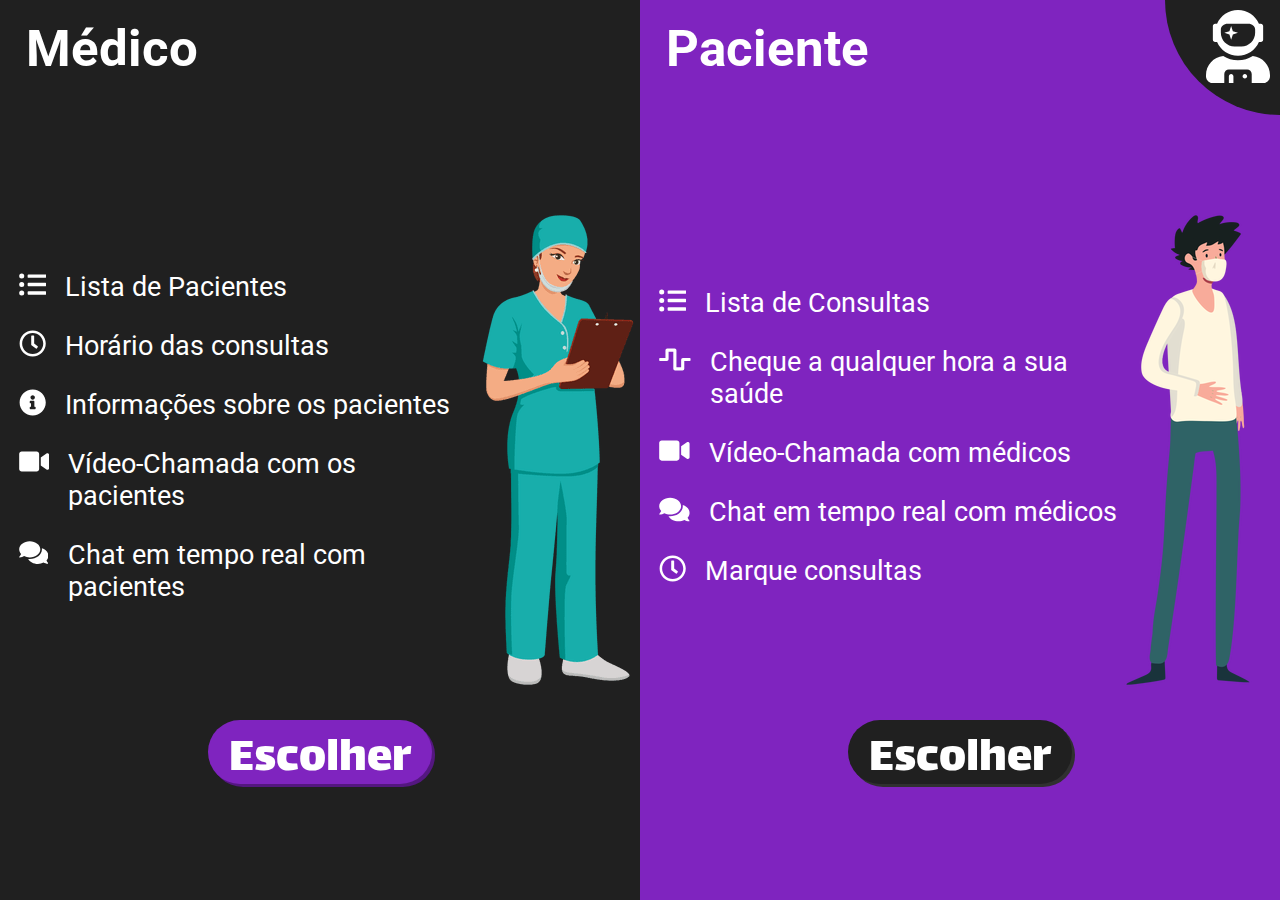
<file: Hackathon-AEB/index.html>
<!DOCTYPE html>
<html>
<head>
    <meta charset="UTF-8">
    <meta name="viewport" content="width=device-width, initial-scale=1.0">
    <link href="https://fonts.googleapis.com/css?family=Lalezar|Roboto:400,700&display=swap" rel="stylesheet">

    <link rel="stylesheet" href="./src/pages/home/style.css">

    <title>Hackathon-AEB</title>
</head>
<body>

    <div id="medico">
        <div class="top">
            <p class="title">
                Médico
            </p>
        </div>

        <div class="content">
            <div class="list">
                <div class="list-item">
                    <svg class="svg-inline--fa fa-list-ul fa-w-16 list-item-icon"
                         aria-hidden="true" focusable="false" data-prefix="fas" data-icon="list-ul"  role="img" xmlns="http://www.w3.org/2000/svg" viewBox="0 0 512 512">
                        <path 
                            fill="currentColor" 
                            d="M48 48a48 48 0 1 0 48 48 48 48 0 0 0-48-48zm0 160a48 48 0 1 0 48 48 48 48 0 0 0-48-48zm0 160a48 48 0 1 0 48 48 48 48 0 0 0-48-48zm448 16H176a16 16 0 0 0-16 16v32a16 16 0 0 0 16 16h320a16 16 0 0 0 16-16v-32a16 16 0 0 0-16-16zm0-320H176a16 16 0 0 0-16 16v32a16 16 0 0 0 16 16h320a16 16 0 0 0 16-16V80a16 16 0 0 0-16-16zm0 160H176a16 16 0 0 0-16 16v32a16 16 0 0 0 16 16h320a16 16 0 0 0 16-16v-32a16 16 0 0 0-16-16z">
                        </path>
                    </svg>
                    <p>Lista de Pacientes</p>
                </div>
                <div class="list-item">
                    <svg class="svg-inline--fa fa-clock fa-w-16 list-item-icon"
                         aria-hidden="true" focusable="false" data-prefix="far" data-icon="clock"  role="img" xmlns="http://www.w3.org/2000/svg" viewBox="0 0 512 512">
                         <path 
                            fill="currentColor" 
                            d="M256 8C119 8 8 119 8 256s111 248 248 248 248-111 248-248S393 8 256 8zm0 448c-110.5 0-200-89.5-200-200S145.5 56 256 56s200 89.5 200 200-89.5 200-200 200zm61.8-104.4l-84.9-61.7c-3.1-2.3-4.9-5.9-4.9-9.7V116c0-6.6 5.4-12 12-12h32c6.6 0 12 5.4 12 12v141.7l66.8 48.6c5.4 3.9 6.5 11.4 2.6 16.8L334.6 349c-3.9 5.3-11.4 6.5-16.8 2.6z">
                         </path>
                    </svg>
                    <p>Horário das consultas</p>
                </div>
                <div class="list-item">
                    <svg class="svg-inline--fa fa-info-circle fa-w-16 list-item-icon"
                         aria-hidden="true" focusable="false" data-prefix="fas" data-icon="info-circle"  role="img" xmlns="http://www.w3.org/2000/svg" viewBox="0 0 512 512">
                        <path 
                            fill="currentColor" 
                            d="M256 8C119.043 8 8 119.083 8 256c0 136.997 111.043 248 248 248s248-111.003 248-248C504 119.083 392.957 8 256 8zm0 110c23.196 0 42 18.804 42 42s-18.804 42-42 42-42-18.804-42-42 18.804-42 42-42zm56 254c0 6.627-5.373 12-12 12h-88c-6.627 0-12-5.373-12-12v-24c0-6.627 5.373-12 12-12h12v-64h-12c-6.627 0-12-5.373-12-12v-24c0-6.627 5.373-12 12-12h64c6.627 0 12 5.373 12 12v100h12c6.627 0 12 5.373 12 12v24z">
                        </path>
                    </svg>
                    <p>Informações sobre os pacientes</p>
                </div>
                <div class="list-item">
                    <svg class="svg-inline--fa fa-video fa-w-18 list-item-icon"
                        aria-hidden="true" focusable="false" data-prefix="fas" data-icon="video"  role="img" xmlns="http://www.w3.org/2000/svg" viewBox="0 0 576 512">
                        <path 
                            fill="currentColor" 
                            d="M336.2 64H47.8C21.4 64 0 85.4 0 111.8v288.4C0 426.6 21.4 448 47.8 448h288.4c26.4 0 47.8-21.4 47.8-47.8V111.8c0-26.4-21.4-47.8-47.8-47.8zm189.4 37.7L416 177.3v157.4l109.6 75.5c21.2 14.6 50.4-.3 50.4-25.8V127.5c0-25.4-29.1-40.4-50.4-25.8z">
                        </path>
                    </svg>
                    <p>Vídeo-Chamada com os pacientes</p>
                </div>
                <div class="list-item">
                    <svg class="svg-inline--fa fa-comments fa-w-18 list-item-icon"
                        aria-hidden="true" focusable="false" data-prefix="fas" data-icon="comments"  role="img" xmlns="http://www.w3.org/2000/svg" viewBox="0 0 576 512">
                        <path 
                            fill="currentColor" 
                            d="M416 192c0-88.4-93.1-160-208-160S0 103.6 0 192c0 34.3 14.1 65.9 38 92-13.4 30.2-35.5 54.2-35.8 54.5-2.2 2.3-2.8 5.7-1.5 8.7S4.8 352 8 352c36.6 0 66.9-12.3 88.7-25 32.2 15.7 70.3 25 111.3 25 114.9 0 208-71.6 208-160zm122 220c23.9-26 38-57.7 38-92 0-66.9-53.5-124.2-129.3-148.1.9 6.6 1.3 13.3 1.3 20.1 0 105.9-107.7 192-240 192-10.8 0-21.3-.8-31.7-1.9C207.8 439.6 281.8 480 368 480c41 0 79.1-9.2 111.3-25 21.8 12.7 52.1 25 88.7 25 3.2 0 6.1-1.9 7.3-4.8 1.3-2.9.7-6.3-1.5-8.7-.3-.3-22.4-24.2-35.8-54.5z">
                        </path>
                    </svg>
                    <p>Chat em tempo real com pacientes</p>
                </div>
            </div>
            <img src="./src/img/doctor-icon.png" alt="doctor-icon" class="image medico-image">
        </div>

        <div class="bottom">       
            <div class="button">
                <a href="./src/pages/doctor/main/doctor.html" class="button-text">
                    Escolher
                </a>
            </div>
        </div>
    </div>

    <div id="paciente">
        <div class="top">
            <p class="title">
                Paciente
            </p>
        </div>

        <div class="content">
            <div class="list">
                <div class="list-item">
                    <svg class="svg-inline--fa fa-list-ul fa-w-16 list-item-icon"
                         aria-hidden="true" focusable="false" data-prefix="fas" data-icon="list-ul"  role="img" xmlns="http://www.w3.org/2000/svg" viewBox="0 0 512 512">
                        <path 
                            fill="currentColor" 
                            d="M48 48a48 48 0 1 0 48 48 48 48 0 0 0-48-48zm0 160a48 48 0 1 0 48 48 48 48 0 0 0-48-48zm0 160a48 48 0 1 0 48 48 48 48 0 0 0-48-48zm448 16H176a16 16 0 0 0-16 16v32a16 16 0 0 0 16 16h320a16 16 0 0 0 16-16v-32a16 16 0 0 0-16-16zm0-320H176a16 16 0 0 0-16 16v32a16 16 0 0 0 16 16h320a16 16 0 0 0 16-16V80a16 16 0 0 0-16-16zm0 160H176a16 16 0 0 0-16 16v32a16 16 0 0 0 16 16h320a16 16 0 0 0 16-16v-32a16 16 0 0 0-16-16z">
                        </path>
                    </svg>
                    <p>Lista de Consultas</p>
                </div>
                <div class="list-item">
                    <svg class="svg-inline--fa fa-wave-square fa-w-20 list-item-icon"
                         aria-hidden="true" focusable="false" data-prefix="fas" data-icon="wave-square"  role="img" xmlns="http://www.w3.org/2000/svg" viewBox="0 0 640 512">
                        <path 
                            fill="currentColor" 
                            d="M476 480H324a36 36 0 0 1-36-36V96h-96v156a36 36 0 0 1-36 36H16a16 16 0 0 1-16-16v-32a16 16 0 0 1 16-16h112V68a36 36 0 0 1 36-36h152a36 36 0 0 1 36 36v348h96V260a36 36 0 0 1 36-36h140a16 16 0 0 1 16 16v32a16 16 0 0 1-16 16H512v156a36 36 0 0 1-36 36z">
                        </path>
                    </svg>
                    <p>Cheque a qualquer hora a sua saúde</p>
                </div>
                <div class="list-item">
                    <svg class="svg-inline--fa fa-video fa-w-18 list-item-icon"
                        aria-hidden="true" focusable="false" data-prefix="fas" data-icon="video"  role="img" xmlns="http://www.w3.org/2000/svg" viewBox="0 0 576 512">
                        <path 
                            fill="currentColor" 
                            d="M336.2 64H47.8C21.4 64 0 85.4 0 111.8v288.4C0 426.6 21.4 448 47.8 448h288.4c26.4 0 47.8-21.4 47.8-47.8V111.8c0-26.4-21.4-47.8-47.8-47.8zm189.4 37.7L416 177.3v157.4l109.6 75.5c21.2 14.6 50.4-.3 50.4-25.8V127.5c0-25.4-29.1-40.4-50.4-25.8z">
                        </path>
                    </svg>
                    <p>Vídeo-Chamada com médicos</p>
                </div>
                <div class="list-item">
                    <svg class="svg-inline--fa fa-comments fa-w-18 list-item-icon"
                        aria-hidden="true" focusable="false" data-prefix="fas" data-icon="comments"  role="img" xmlns="http://www.w3.org/2000/svg" viewBox="0 0 576 512">
                        <path 
                            fill="currentColor" 
                            d="M416 192c0-88.4-93.1-160-208-160S0 103.6 0 192c0 34.3 14.1 65.9 38 92-13.4 30.2-35.5 54.2-35.8 54.5-2.2 2.3-2.8 5.7-1.5 8.7S4.8 352 8 352c36.6 0 66.9-12.3 88.7-25 32.2 15.7 70.3 25 111.3 25 114.9 0 208-71.6 208-160zm122 220c23.9-26 38-57.7 38-92 0-66.9-53.5-124.2-129.3-148.1.9 6.6 1.3 13.3 1.3 20.1 0 105.9-107.7 192-240 192-10.8 0-21.3-.8-31.7-1.9C207.8 439.6 281.8 480 368 480c41 0 79.1-9.2 111.3-25 21.8 12.7 52.1 25 88.7 25 3.2 0 6.1-1.9 7.3-4.8 1.3-2.9.7-6.3-1.5-8.7-.3-.3-22.4-24.2-35.8-54.5z">
                        </path>
                    </svg>
                    <p>Chat em tempo real com médicos</p>
                </div>
                <div class="list-item">
                    <svg class="svg-inline--fa fa-clock fa-w-16 list-item-icon"
                         aria-hidden="true" focusable="false" data-prefix="far" data-icon="clock"  role="img" xmlns="http://www.w3.org/2000/svg" viewBox="0 0 512 512">
                         <path 
                            fill="currentColor" 
                            d="M256 8C119 8 8 119 8 256s111 248 248 248 248-111 248-248S393 8 256 8zm0 448c-110.5 0-200-89.5-200-200S145.5 56 256 56s200 89.5 200 200-89.5 200-200 200zm61.8-104.4l-84.9-61.7c-3.1-2.3-4.9-5.9-4.9-9.7V116c0-6.6 5.4-12 12-12h32c6.6 0 12 5.4 12 12v141.7l66.8 48.6c5.4 3.9 6.5 11.4 2.6 16.8L334.6 349c-3.9 5.3-11.4 6.5-16.8 2.6z">
                         </path>
                    </svg>
                    <p>Marque consultas</p>
                </div>
            </div>
            <img src="./src/img/patient-icon.png" alt="paciente-icon" class="image paciente-image">
        </div>

        <div class="bottom">
            <div class="button">
                <a href="./src/pages/pacient/pacient.html" class="button-text">
                    Escolher
                </a>
            </div>
        </div>
    </div>

    <div id="astronauta">
        <a href="#">
            <svg class="svg-inline--fa fa-user-astronaut fa-w-14 astronauta-icon"
                aria-hidden="true" focusable="false" data-prefix="fas" data-icon="user-astronaut"  role="img" xmlns="http://www.w3.org/2000/svg" viewBox="0 0 448 512">
                <path 
                    fill="currentColor" 
                    d="M64 224h13.5c24.7 56.5 80.9 96 146.5 96s121.8-39.5 146.5-96H384c8.8 0 16-7.2 16-16v-96c0-8.8-7.2-16-16-16h-13.5C345.8 39.5 289.6 0 224 0S102.2 39.5 77.5 96H64c-8.8 0-16 7.2-16 16v96c0 8.8 7.2 16 16 16zm40-88c0-22.1 21.5-40 48-40h144c26.5 0 48 17.9 48 40v24c0 53-43 96-96 96h-48c-53 0-96-43-96-96v-24zm72 72l12-36 36-12-36-12-12-36-12 36-36 12 36 12 12 36zm151.6 113.4C297.7 340.7 262.2 352 224 352s-73.7-11.3-103.6-30.6C52.9 328.5 0 385 0 454.4v9.6c0 26.5 21.5 48 48 48h80v-64c0-17.7 14.3-32 32-32h128c17.7 0 32 14.3 32 32v64h80c26.5 0 48-21.5 48-48v-9.6c0-69.4-52.9-125.9-120.4-133zM272 448c-8.8 0-16 7.2-16 16s7.2 16 16 16 16-7.2 16-16-7.2-16-16-16zm-96 0c-8.8 0-16 7.2-16 16v48h32v-48c0-8.8-7.2-16-16-16z">
                </path>
            </svg>
        </a>
    </div>

</body>
</html>
</file>
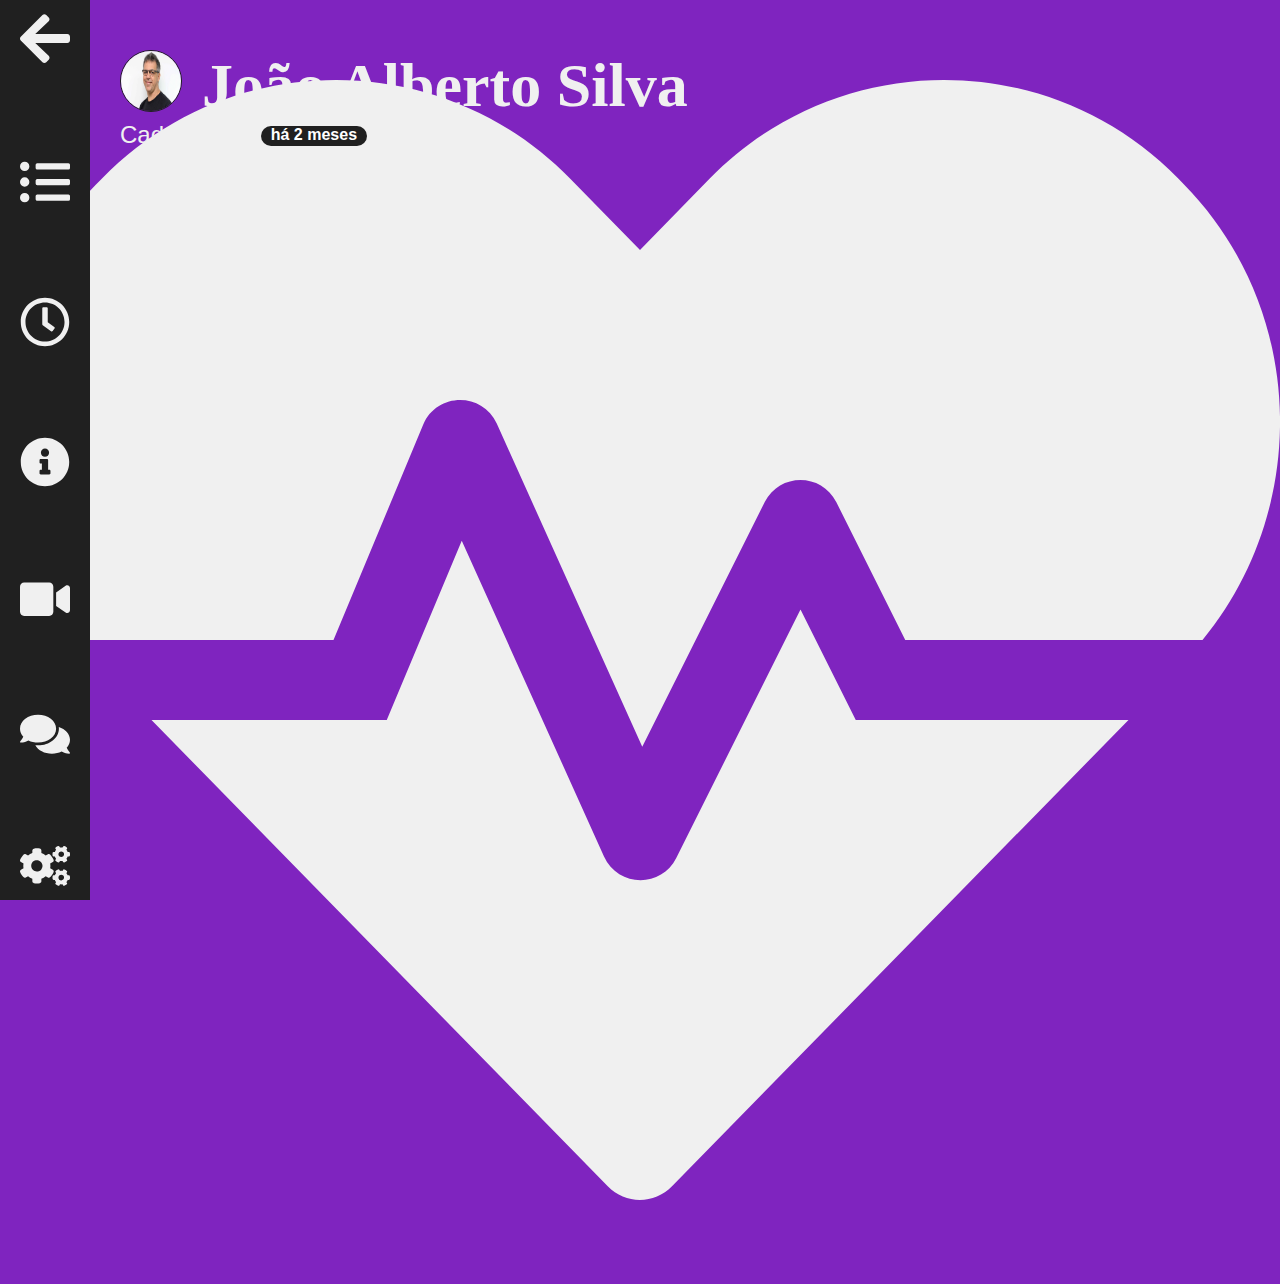
<file: Hackathon-AEB/src/pages/pacient/pacient.html>
<!DOCTYPE html>
<html>
    <head>
        <meta charset="utf-8">
        <title>Paciente | João Alberto Silva</title>
        <link rel="stylesheet" type="text/css" href="styles.css">
    </head>

    <body>
        <div class="nav-bar">
            <ul>

                <li>
                    <a href="../../../index.html">
                        <svg aria-hidden="true" focusable="false" data-prefix="fas" data-icon="arrow-left" class="svg-inline--fa fa-arrow-left fa-w-14 icon" role="img" xmlns="http://www.w3.org/2000/svg" viewBox="0 0 448 512"><path fill="currentColor" d="M257.5 445.1l-22.2 22.2c-9.4 9.4-24.6 9.4-33.9 0L7 273c-9.4-9.4-9.4-24.6 0-33.9L201.4 44.7c9.4-9.4 24.6-9.4 33.9 0l22.2 22.2c9.5 9.5 9.3 25-.4 34.3L136.6 216H424c13.3 0 24 10.7 24 24v32c0 13.3-10.7 24-24 24H136.6l120.5 114.8c9.8 9.3 10 24.8.4 34.3z"></path></svg>
                    </a>
                </li>

                <li>
                    <a href="../listPaci/listPaci.html">
                        <svg aria-hidden="true" focusable="false" data-prefix="fas" data-icon="list-ul" class="svg-inline--fa fa-list-ul fa-w-16 icon" role="img" xmlns="http://www.w3.org/2000/svg" viewBox="0 0 512 512"><path fill="currentColor" d="M48 48a48 48 0 1 0 48 48 48 48 0 0 0-48-48zm0 160a48 48 0 1 0 48 48 48 48 0 0 0-48-48zm0 160a48 48 0 1 0 48 48 48 48 0 0 0-48-48zm448 16H176a16 16 0 0 0-16 16v32a16 16 0 0 0 16 16h320a16 16 0 0 0 16-16v-32a16 16 0 0 0-16-16zm0-320H176a16 16 0 0 0-16 16v32a16 16 0 0 0 16 16h320a16 16 0 0 0 16-16V80a16 16 0 0 0-16-16zm0 160H176a16 16 0 0 0-16 16v32a16 16 0 0 0 16 16h320a16 16 0 0 0 16-16v-32a16 16 0 0 0-16-16z"></path></svg>
                    </a>
                </li>

                <li>
                    <a href="https://google.com">
                        <svg aria-hidden="true" focusable="false" data-prefix="far" data-icon="clock" class="svg-inline--fa fa-clock fa-w-16 icon" role="img" xmlns="http://www.w3.org/2000/svg" viewBox="0 0 512 512"><path fill="currentColor" d="M256 8C119 8 8 119 8 256s111 248 248 248 248-111 248-248S393 8 256 8zm0 448c-110.5 0-200-89.5-200-200S145.5 56 256 56s200 89.5 200 200-89.5 200-200 200zm61.8-104.4l-84.9-61.7c-3.1-2.3-4.9-5.9-4.9-9.7V116c0-6.6 5.4-12 12-12h32c6.6 0 12 5.4 12 12v141.7l66.8 48.6c5.4 3.9 6.5 11.4 2.6 16.8L334.6 349c-3.9 5.3-11.4 6.5-16.8 2.6z"></path></svg>
                    </a>
                </li>

                <li>
                    <a href="https://google.com">
                        <svg aria-hidden="true" focusable="false" data-prefix="fas" data-icon="info-circle" class="svg-inline--fa fa-info-circle fa-w-16 icon" role="img" xmlns="http://www.w3.org/2000/svg" viewBox="0 0 512 512"><path fill="currentColor" d="M256 8C119.043 8 8 119.083 8 256c0 136.997 111.043 248 248 248s248-111.003 248-248C504 119.083 392.957 8 256 8zm0 110c23.196 0 42 18.804 42 42s-18.804 42-42 42-42-18.804-42-42 18.804-42 42-42zm56 254c0 6.627-5.373 12-12 12h-88c-6.627 0-12-5.373-12-12v-24c0-6.627 5.373-12 12-12h12v-64h-12c-6.627 0-12-5.373-12-12v-24c0-6.627 5.373-12 12-12h64c6.627 0 12 5.373 12 12v100h12c6.627 0 12 5.373 12 12v24z"></path></svg>
                    </a>
                </li>

                <li>
                    <a href="https://google.com">
                        <svg aria-hidden="true" focusable="false" data-prefix="fas" data-icon="video" class="svg-inline--fa fa-video fa-w-18 icon" role="img" xmlns="http://www.w3.org/2000/svg" viewBox="0 0 576 512"><path fill="currentColor" d="M336.2 64H47.8C21.4 64 0 85.4 0 111.8v288.4C0 426.6 21.4 448 47.8 448h288.4c26.4 0 47.8-21.4 47.8-47.8V111.8c0-26.4-21.4-47.8-47.8-47.8zm189.4 37.7L416 177.3v157.4l109.6 75.5c21.2 14.6 50.4-.3 50.4-25.8V127.5c0-25.4-29.1-40.4-50.4-25.8z"></path></svg>
                    </a>
                </li>

                <li>
                    <a href="https://google.com">
                        <svg aria-hidden="true" focusable="false" data-prefix="fas" data-icon="comments" class="svg-inline--fa fa-comments fa-w-18 icon" role="img" xmlns="http://www.w3.org/2000/svg" viewBox="0 0 576 512"><path fill="currentColor" d="M416 192c0-88.4-93.1-160-208-160S0 103.6 0 192c0 34.3 14.1 65.9 38 92-13.4 30.2-35.5 54.2-35.8 54.5-2.2 2.3-2.8 5.7-1.5 8.7S4.8 352 8 352c36.6 0 66.9-12.3 88.7-25 32.2 15.7 70.3 25 111.3 25 114.9 0 208-71.6 208-160zm122 220c23.9-26 38-57.7 38-92 0-66.9-53.5-124.2-129.3-148.1.9 6.6 1.3 13.3 1.3 20.1 0 105.9-107.7 192-240 192-10.8 0-21.3-.8-31.7-1.9C207.8 439.6 281.8 480 368 480c41 0 79.1-9.2 111.3-25 21.8 12.7 52.1 25 88.7 25 3.2 0 6.1-1.9 7.3-4.8 1.3-2.9.7-6.3-1.5-8.7-.3-.3-22.4-24.2-35.8-54.5z"></path></svg>
                    </a>
                </li>

                <li>
                    <a href="https://google.com">
                        <svg aria-hidden="true" focusable="false" data-prefix="fas" data-icon="cogs" class="svg-inline--fa fa-cogs fa-w-20 icon" role="img" xmlns="http://www.w3.org/2000/svg" viewBox="0 0 640 512"><path fill="currentColor" d="M512.1 191l-8.2 14.3c-3 5.3-9.4 7.5-15.1 5.4-11.8-4.4-22.6-10.7-32.1-18.6-4.6-3.8-5.8-10.5-2.8-15.7l8.2-14.3c-6.9-8-12.3-17.3-15.9-27.4h-16.5c-6 0-11.2-4.3-12.2-10.3-2-12-2.1-24.6 0-37.1 1-6 6.2-10.4 12.2-10.4h16.5c3.6-10.1 9-19.4 15.9-27.4l-8.2-14.3c-3-5.2-1.9-11.9 2.8-15.7 9.5-7.9 20.4-14.2 32.1-18.6 5.7-2.1 12.1.1 15.1 5.4l8.2 14.3c10.5-1.9 21.2-1.9 31.7 0L552 6.3c3-5.3 9.4-7.5 15.1-5.4 11.8 4.4 22.6 10.7 32.1 18.6 4.6 3.8 5.8 10.5 2.8 15.7l-8.2 14.3c6.9 8 12.3 17.3 15.9 27.4h16.5c6 0 11.2 4.3 12.2 10.3 2 12 2.1 24.6 0 37.1-1 6-6.2 10.4-12.2 10.4h-16.5c-3.6 10.1-9 19.4-15.9 27.4l8.2 14.3c3 5.2 1.9 11.9-2.8 15.7-9.5 7.9-20.4 14.2-32.1 18.6-5.7 2.1-12.1-.1-15.1-5.4l-8.2-14.3c-10.4 1.9-21.2 1.9-31.7 0zm-10.5-58.8c38.5 29.6 82.4-14.3 52.8-52.8-38.5-29.7-82.4 14.3-52.8 52.8zM386.3 286.1l33.7 16.8c10.1 5.8 14.5 18.1 10.5 29.1-8.9 24.2-26.4 46.4-42.6 65.8-7.4 8.9-20.2 11.1-30.3 5.3l-29.1-16.8c-16 13.7-34.6 24.6-54.9 31.7v33.6c0 11.6-8.3 21.6-19.7 23.6-24.6 4.2-50.4 4.4-75.9 0-11.5-2-20-11.9-20-23.6V418c-20.3-7.2-38.9-18-54.9-31.7L74 403c-10 5.8-22.9 3.6-30.3-5.3-16.2-19.4-33.3-41.6-42.2-65.7-4-10.9.4-23.2 10.5-29.1l33.3-16.8c-3.9-20.9-3.9-42.4 0-63.4L12 205.8c-10.1-5.8-14.6-18.1-10.5-29 8.9-24.2 26-46.4 42.2-65.8 7.4-8.9 20.2-11.1 30.3-5.3l29.1 16.8c16-13.7 34.6-24.6 54.9-31.7V57.1c0-11.5 8.2-21.5 19.6-23.5 24.6-4.2 50.5-4.4 76-.1 11.5 2 20 11.9 20 23.6v33.6c20.3 7.2 38.9 18 54.9 31.7l29.1-16.8c10-5.8 22.9-3.6 30.3 5.3 16.2 19.4 33.2 41.6 42.1 65.8 4 10.9.1 23.2-10 29.1l-33.7 16.8c3.9 21 3.9 42.5 0 63.5zm-117.6 21.1c59.2-77-28.7-164.9-105.7-105.7-59.2 77 28.7 164.9 105.7 105.7zm243.4 182.7l-8.2 14.3c-3 5.3-9.4 7.5-15.1 5.4-11.8-4.4-22.6-10.7-32.1-18.6-4.6-3.8-5.8-10.5-2.8-15.7l8.2-14.3c-6.9-8-12.3-17.3-15.9-27.4h-16.5c-6 0-11.2-4.3-12.2-10.3-2-12-2.1-24.6 0-37.1 1-6 6.2-10.4 12.2-10.4h16.5c3.6-10.1 9-19.4 15.9-27.4l-8.2-14.3c-3-5.2-1.9-11.9 2.8-15.7 9.5-7.9 20.4-14.2 32.1-18.6 5.7-2.1 12.1.1 15.1 5.4l8.2 14.3c10.5-1.9 21.2-1.9 31.7 0l8.2-14.3c3-5.3 9.4-7.5 15.1-5.4 11.8 4.4 22.6 10.7 32.1 18.6 4.6 3.8 5.8 10.5 2.8 15.7l-8.2 14.3c6.9 8 12.3 17.3 15.9 27.4h16.5c6 0 11.2 4.3 12.2 10.3 2 12 2.1 24.6 0 37.1-1 6-6.2 10.4-12.2 10.4h-16.5c-3.6 10.1-9 19.4-15.9 27.4l8.2 14.3c3 5.2 1.9 11.9-2.8 15.7-9.5 7.9-20.4 14.2-32.1 18.6-5.7 2.1-12.1-.1-15.1-5.4l-8.2-14.3c-10.4 1.9-21.2 1.9-31.7 0zM501.6 431c38.5 29.6 82.4-14.3 52.8-52.8-38.5-29.6-82.4 14.3-52.8 52.8z"></path></svg>
                    </a>
                </li>

            </ul>
        </div>

        <div class="doctor">
            <img class="profileImg" src="../../img/paciente.jpg">
            <h1>João Alberto Silva</h1>
            <div class="data">
                <p>Cadastrado:</p>
                <span>há 2 meses</span>
            </div>
        </div>

        <svg aria-hidden="true" focusable="false" data-prefix="fas" data-icon="heartbeat" class="svg-inline--fa fa-heartbeat fa-w-16" role="img" xmlns="http://www.w3.org/2000/svg" viewBox="0 0 512 512"><path fill="currentColor" d="M320.2 243.8l-49.7 99.4c-6 12.1-23.4 11.7-28.9-.6l-56.9-126.3-30 71.7H60.6l182.5 186.5c7.1 7.3 18.6 7.3 25.7 0L451.4 288H342.3l-22.1-44.2zM473.7 73.9l-2.4-2.5c-51.5-52.6-135.8-52.6-187.4 0L256 100l-27.9-28.5c-51.5-52.7-135.9-52.7-187.4 0l-2.4 2.4C-10.4 123.7-12.5 203 31 256h102.4l35.9-86.2c5.4-12.9 23.6-13.2 29.4-.4l58.2 129.3 49-97.9c5.9-11.8 22.7-11.8 28.6 0l27.6 55.2H481c43.5-53 41.4-132.3-7.3-182.1z"></path></svg>
    </body>
</html>
</file>
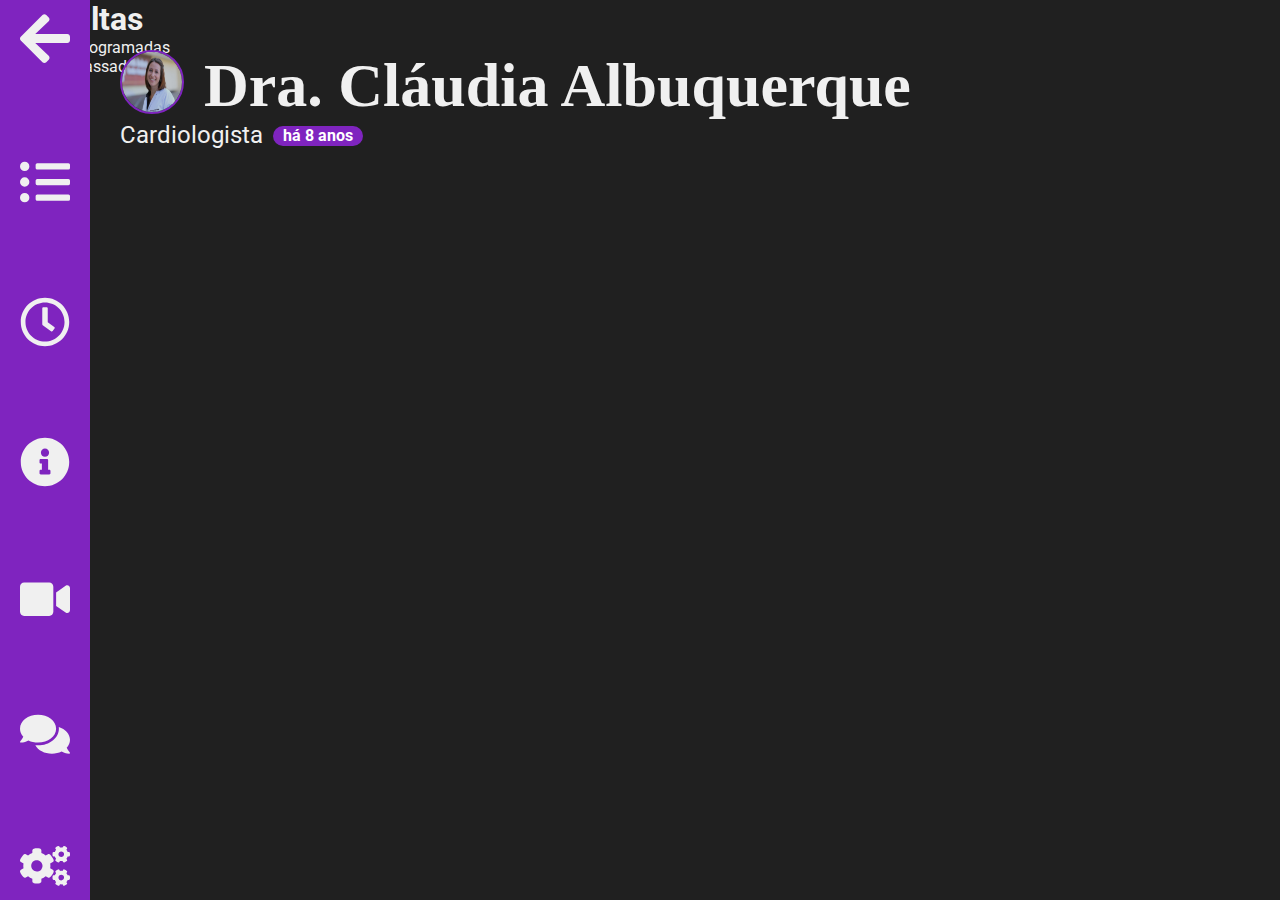
<file: Hackathon-AEB/src/pages/doctor/horaConsu/horaConsu.html>
<!DOCTYPE html>
<html>
    <head>
        <meta charset="utf-8">
        <title>Médico | Dra. Cláudia Albuquerque</title>
        <link href="https://fonts.googleapis.com/css?family=Lalezar%7CRoboto:400,700&display=swap" rel="stylesheet">
        <meta name="viewport" content="width=device-width, initial-scale=1.0">
        <link rel="stylesheet" type="text/css" href="styles.css">
    </head>

    <body>
        <div class="nav-bar">
            <ul>

                <li>
                    <a href="../main/doctor.html">
                        <svg aria-hidden="true" focusable="false" data-prefix="fas" data-icon="arrow-left" class="svg-inline--fa fa-arrow-left fa-w-14 icon" role="img" xmlns="http://www.w3.org/2000/svg" viewBox="0 0 448 512"><path fill="currentColor" d="M257.5 445.1l-22.2 22.2c-9.4 9.4-24.6 9.4-33.9 0L7 273c-9.4-9.4-9.4-24.6 0-33.9L201.4 44.7c9.4-9.4 24.6-9.4 33.9 0l22.2 22.2c9.5 9.5 9.3 25-.4 34.3L136.6 216H424c13.3 0 24 10.7 24 24v32c0 13.3-10.7 24-24 24H136.6l120.5 114.8c9.8 9.3 10 24.8.4 34.3z"></path></svg>
                    </a>
                </li>

                <li>
                    <a href="../listPaci/listPaci.html">
                        <svg aria-hidden="true" focusable="false" data-prefix="fas" data-icon="list-ul" class="svg-inline--fa fa-list-ul fa-w-16 icon" role="img" xmlns="http://www.w3.org/2000/svg" viewBox="0 0 512 512"><path fill="currentColor" d="M48 48a48 48 0 1 0 48 48 48 48 0 0 0-48-48zm0 160a48 48 0 1 0 48 48 48 48 0 0 0-48-48zm0 160a48 48 0 1 0 48 48 48 48 0 0 0-48-48zm448 16H176a16 16 0 0 0-16 16v32a16 16 0 0 0 16 16h320a16 16 0 0 0 16-16v-32a16 16 0 0 0-16-16zm0-320H176a16 16 0 0 0-16 16v32a16 16 0 0 0 16 16h320a16 16 0 0 0 16-16V80a16 16 0 0 0-16-16zm0 160H176a16 16 0 0 0-16 16v32a16 16 0 0 0 16 16h320a16 16 0 0 0 16-16v-32a16 16 0 0 0-16-16z"></path></svg>
                    </a>
                </li>

                <li>
                    <a href="https://google.com">
                        <svg aria-hidden="true" focusable="false" data-prefix="far" data-icon="clock" class="svg-inline--fa fa-clock fa-w-16 icon" role="img" xmlns="http://www.w3.org/2000/svg" viewBox="0 0 512 512"><path fill="currentColor" d="M256 8C119 8 8 119 8 256s111 248 248 248 248-111 248-248S393 8 256 8zm0 448c-110.5 0-200-89.5-200-200S145.5 56 256 56s200 89.5 200 200-89.5 200-200 200zm61.8-104.4l-84.9-61.7c-3.1-2.3-4.9-5.9-4.9-9.7V116c0-6.6 5.4-12 12-12h32c6.6 0 12 5.4 12 12v141.7l66.8 48.6c5.4 3.9 6.5 11.4 2.6 16.8L334.6 349c-3.9 5.3-11.4 6.5-16.8 2.6z"></path></svg>
                    </a>
                </li>

                <li>
                    <a href="https://google.com">
                        <svg aria-hidden="true" focusable="false" data-prefix="fas" data-icon="info-circle" class="svg-inline--fa fa-info-circle fa-w-16 icon" role="img" xmlns="http://www.w3.org/2000/svg" viewBox="0 0 512 512"><path fill="currentColor" d="M256 8C119.043 8 8 119.083 8 256c0 136.997 111.043 248 248 248s248-111.003 248-248C504 119.083 392.957 8 256 8zm0 110c23.196 0 42 18.804 42 42s-18.804 42-42 42-42-18.804-42-42 18.804-42 42-42zm56 254c0 6.627-5.373 12-12 12h-88c-6.627 0-12-5.373-12-12v-24c0-6.627 5.373-12 12-12h12v-64h-12c-6.627 0-12-5.373-12-12v-24c0-6.627 5.373-12 12-12h64c6.627 0 12 5.373 12 12v100h12c6.627 0 12 5.373 12 12v24z"></path></svg>
                    </a>
                </li>

                <li>
                    <a href="https://google.com">
                        <svg aria-hidden="true" focusable="false" data-prefix="fas" data-icon="video" class="svg-inline--fa fa-video fa-w-18 icon" role="img" xmlns="http://www.w3.org/2000/svg" viewBox="0 0 576 512"><path fill="currentColor" d="M336.2 64H47.8C21.4 64 0 85.4 0 111.8v288.4C0 426.6 21.4 448 47.8 448h288.4c26.4 0 47.8-21.4 47.8-47.8V111.8c0-26.4-21.4-47.8-47.8-47.8zm189.4 37.7L416 177.3v157.4l109.6 75.5c21.2 14.6 50.4-.3 50.4-25.8V127.5c0-25.4-29.1-40.4-50.4-25.8z"></path></svg>
                    </a>
                </li>

                <li>
                    <a href="https://google.com">
                        <svg aria-hidden="true" focusable="false" data-prefix="fas" data-icon="comments" class="svg-inline--fa fa-comments fa-w-18 icon" role="img" xmlns="http://www.w3.org/2000/svg" viewBox="0 0 576 512"><path fill="currentColor" d="M416 192c0-88.4-93.1-160-208-160S0 103.6 0 192c0 34.3 14.1 65.9 38 92-13.4 30.2-35.5 54.2-35.8 54.5-2.2 2.3-2.8 5.7-1.5 8.7S4.8 352 8 352c36.6 0 66.9-12.3 88.7-25 32.2 15.7 70.3 25 111.3 25 114.9 0 208-71.6 208-160zm122 220c23.9-26 38-57.7 38-92 0-66.9-53.5-124.2-129.3-148.1.9 6.6 1.3 13.3 1.3 20.1 0 105.9-107.7 192-240 192-10.8 0-21.3-.8-31.7-1.9C207.8 439.6 281.8 480 368 480c41 0 79.1-9.2 111.3-25 21.8 12.7 52.1 25 88.7 25 3.2 0 6.1-1.9 7.3-4.8 1.3-2.9.7-6.3-1.5-8.7-.3-.3-22.4-24.2-35.8-54.5z"></path></svg>
                    </a>
                </li>

                <li>
                    <a href="https://google.com">
                        <svg aria-hidden="true" focusable="false" data-prefix="fas" data-icon="cogs" class="svg-inline--fa fa-cogs fa-w-20 icon" role="img" xmlns="http://www.w3.org/2000/svg" viewBox="0 0 640 512"><path fill="currentColor" d="M512.1 191l-8.2 14.3c-3 5.3-9.4 7.5-15.1 5.4-11.8-4.4-22.6-10.7-32.1-18.6-4.6-3.8-5.8-10.5-2.8-15.7l8.2-14.3c-6.9-8-12.3-17.3-15.9-27.4h-16.5c-6 0-11.2-4.3-12.2-10.3-2-12-2.1-24.6 0-37.1 1-6 6.2-10.4 12.2-10.4h16.5c3.6-10.1 9-19.4 15.9-27.4l-8.2-14.3c-3-5.2-1.9-11.9 2.8-15.7 9.5-7.9 20.4-14.2 32.1-18.6 5.7-2.1 12.1.1 15.1 5.4l8.2 14.3c10.5-1.9 21.2-1.9 31.7 0L552 6.3c3-5.3 9.4-7.5 15.1-5.4 11.8 4.4 22.6 10.7 32.1 18.6 4.6 3.8 5.8 10.5 2.8 15.7l-8.2 14.3c6.9 8 12.3 17.3 15.9 27.4h16.5c6 0 11.2 4.3 12.2 10.3 2 12 2.1 24.6 0 37.1-1 6-6.2 10.4-12.2 10.4h-16.5c-3.6 10.1-9 19.4-15.9 27.4l8.2 14.3c3 5.2 1.9 11.9-2.8 15.7-9.5 7.9-20.4 14.2-32.1 18.6-5.7 2.1-12.1-.1-15.1-5.4l-8.2-14.3c-10.4 1.9-21.2 1.9-31.7 0zm-10.5-58.8c38.5 29.6 82.4-14.3 52.8-52.8-38.5-29.7-82.4 14.3-52.8 52.8zM386.3 286.1l33.7 16.8c10.1 5.8 14.5 18.1 10.5 29.1-8.9 24.2-26.4 46.4-42.6 65.8-7.4 8.9-20.2 11.1-30.3 5.3l-29.1-16.8c-16 13.7-34.6 24.6-54.9 31.7v33.6c0 11.6-8.3 21.6-19.7 23.6-24.6 4.2-50.4 4.4-75.9 0-11.5-2-20-11.9-20-23.6V418c-20.3-7.2-38.9-18-54.9-31.7L74 403c-10 5.8-22.9 3.6-30.3-5.3-16.2-19.4-33.3-41.6-42.2-65.7-4-10.9.4-23.2 10.5-29.1l33.3-16.8c-3.9-20.9-3.9-42.4 0-63.4L12 205.8c-10.1-5.8-14.6-18.1-10.5-29 8.9-24.2 26-46.4 42.2-65.8 7.4-8.9 20.2-11.1 30.3-5.3l29.1 16.8c16-13.7 34.6-24.6 54.9-31.7V57.1c0-11.5 8.2-21.5 19.6-23.5 24.6-4.2 50.5-4.4 76-.1 11.5 2 20 11.9 20 23.6v33.6c20.3 7.2 38.9 18 54.9 31.7l29.1-16.8c10-5.8 22.9-3.6 30.3 5.3 16.2 19.4 33.2 41.6 42.1 65.8 4 10.9.1 23.2-10 29.1l-33.7 16.8c3.9 21 3.9 42.5 0 63.5zm-117.6 21.1c59.2-77-28.7-164.9-105.7-105.7-59.2 77 28.7 164.9 105.7 105.7zm243.4 182.7l-8.2 14.3c-3 5.3-9.4 7.5-15.1 5.4-11.8-4.4-22.6-10.7-32.1-18.6-4.6-3.8-5.8-10.5-2.8-15.7l8.2-14.3c-6.9-8-12.3-17.3-15.9-27.4h-16.5c-6 0-11.2-4.3-12.2-10.3-2-12-2.1-24.6 0-37.1 1-6 6.2-10.4 12.2-10.4h16.5c3.6-10.1 9-19.4 15.9-27.4l-8.2-14.3c-3-5.2-1.9-11.9 2.8-15.7 9.5-7.9 20.4-14.2 32.1-18.6 5.7-2.1 12.1.1 15.1 5.4l8.2 14.3c10.5-1.9 21.2-1.9 31.7 0l8.2-14.3c3-5.3 9.4-7.5 15.1-5.4 11.8 4.4 22.6 10.7 32.1 18.6 4.6 3.8 5.8 10.5 2.8 15.7l-8.2 14.3c6.9 8 12.3 17.3 15.9 27.4h16.5c6 0 11.2 4.3 12.2 10.3 2 12 2.1 24.6 0 37.1-1 6-6.2 10.4-12.2 10.4h-16.5c-3.6 10.1-9 19.4-15.9 27.4l8.2 14.3c3 5.2 1.9 11.9-2.8 15.7-9.5 7.9-20.4 14.2-32.1 18.6-5.7 2.1-12.1-.1-15.1-5.4l-8.2-14.3c-10.4 1.9-21.2 1.9-31.7 0zM501.6 431c38.5 29.6 82.4-14.3 52.8-52.8-38.5-29.6-82.4 14.3-52.8 52.8z"></path></svg>
                    </a>
                </li>

            </ul>
        </div>

        <div class="doctor">
            <img class="profileImg" src="../../../img/doctor.jpg">
            <h1>Dra. Cláudia Albuquerque</h1>
            <div class="data">
                <p>Cardiologista</p>
                <span>há 8 anos</span>
            </div>
        </div>

        <div class="content">
            <h1>Consultas</h1>
            <div class="next">
                Consultas programadas
            </div>

            <div class="prev">
                Consultas passadas
            </div>
        </div>
    </body>
</html>
</file>
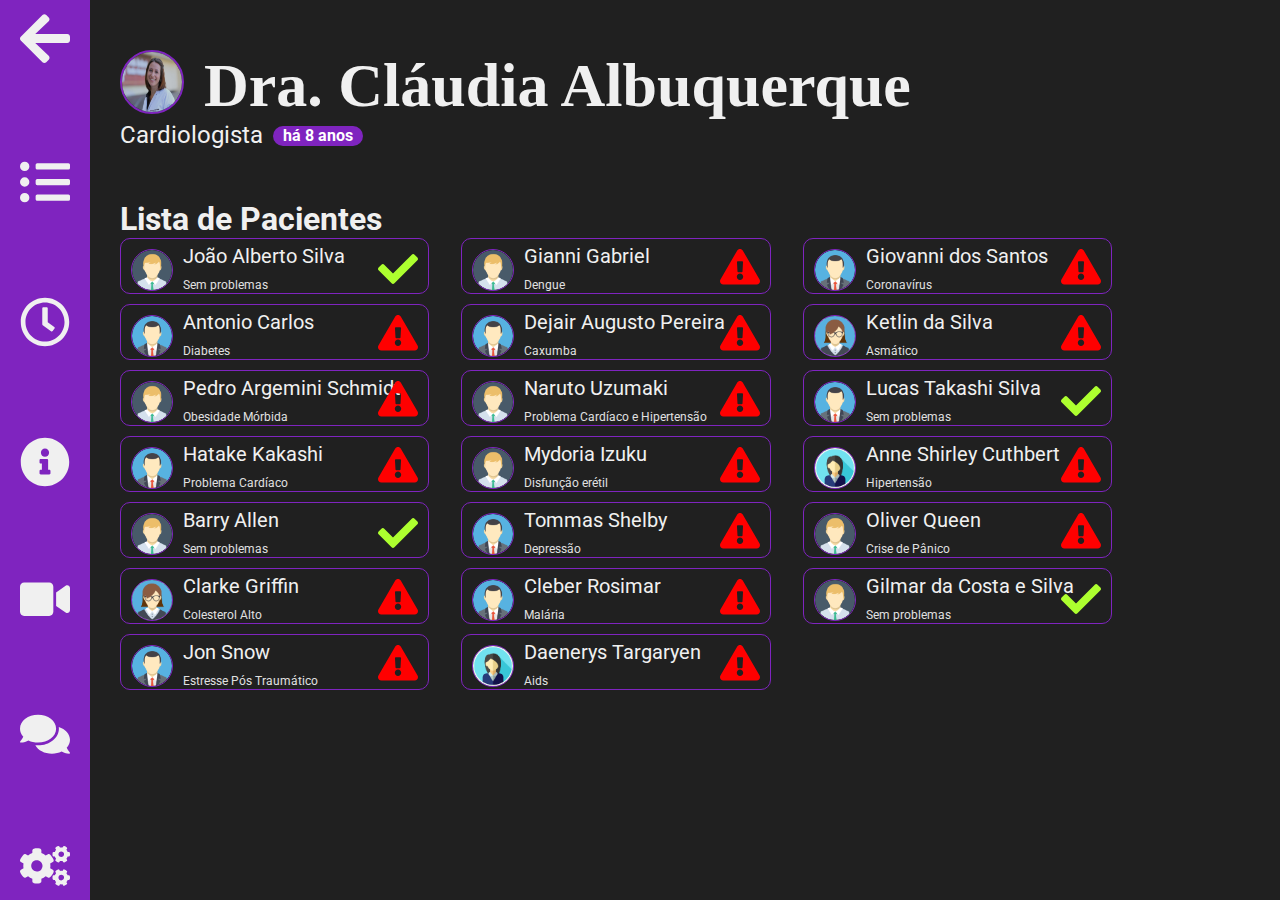
<file: Hackathon-AEB/src/pages/doctor/listPaci/listPaci.html>
<!DOCTYPE html>
<html>
    <head>
        <meta charset="utf-8">
        <title>Médico | Dra. Cláudia Albuquerque</title>
        <link href="https://fonts.googleapis.com/css?family=Lalezar%7CRoboto:400,700&display=swap" rel="stylesheet">
        <meta name="viewport" content="width=device-width, initial-scale=1.0">
        <link rel="stylesheet" type="text/css" href="styles.css">
    </head>

    <body>
        <div class="nav-bar">
            <ul>

                <li>
                    <a href="../main/doctor.html">
                        <svg aria-hidden="true" focusable="false" data-prefix="fas" data-icon="arrow-left" class="svg-inline--fa fa-arrow-left fa-w-14 icon" role="img" xmlns="http://www.w3.org/2000/svg" viewBox="0 0 448 512"><path fill="currentColor" d="M257.5 445.1l-22.2 22.2c-9.4 9.4-24.6 9.4-33.9 0L7 273c-9.4-9.4-9.4-24.6 0-33.9L201.4 44.7c9.4-9.4 24.6-9.4 33.9 0l22.2 22.2c9.5 9.5 9.3 25-.4 34.3L136.6 216H424c13.3 0 24 10.7 24 24v32c0 13.3-10.7 24-24 24H136.6l120.5 114.8c9.8 9.3 10 24.8.4 34.3z"></path></svg>
                    </a>
                </li>

                <li>
                    <a href="">
                        <svg aria-hidden="true" focusable="false" data-prefix="fas" data-icon="list-ul" class="svg-inline--fa fa-list-ul fa-w-16 icon" role="img" xmlns="http://www.w3.org/2000/svg" viewBox="0 0 512 512"><path fill="currentColor" d="M48 48a48 48 0 1 0 48 48 48 48 0 0 0-48-48zm0 160a48 48 0 1 0 48 48 48 48 0 0 0-48-48zm0 160a48 48 0 1 0 48 48 48 48 0 0 0-48-48zm448 16H176a16 16 0 0 0-16 16v32a16 16 0 0 0 16 16h320a16 16 0 0 0 16-16v-32a16 16 0 0 0-16-16zm0-320H176a16 16 0 0 0-16 16v32a16 16 0 0 0 16 16h320a16 16 0 0 0 16-16V80a16 16 0 0 0-16-16zm0 160H176a16 16 0 0 0-16 16v32a16 16 0 0 0 16 16h320a16 16 0 0 0 16-16v-32a16 16 0 0 0-16-16z"></path></svg>
                    </a>
                </li>

                <li>
                    <a href="../horaConsu/horaConsu.html">
                        <svg aria-hidden="true" focusable="false" data-prefix="far" data-icon="clock" class="svg-inline--fa fa-clock fa-w-16 icon" role="img" xmlns="http://www.w3.org/2000/svg" viewBox="0 0 512 512"><path fill="currentColor" d="M256 8C119 8 8 119 8 256s111 248 248 248 248-111 248-248S393 8 256 8zm0 448c-110.5 0-200-89.5-200-200S145.5 56 256 56s200 89.5 200 200-89.5 200-200 200zm61.8-104.4l-84.9-61.7c-3.1-2.3-4.9-5.9-4.9-9.7V116c0-6.6 5.4-12 12-12h32c6.6 0 12 5.4 12 12v141.7l66.8 48.6c5.4 3.9 6.5 11.4 2.6 16.8L334.6 349c-3.9 5.3-11.4 6.5-16.8 2.6z"></path></svg>
                    </a>
                </li>

                <li>
                    <a href="https://google.com">
                        <svg aria-hidden="true" focusable="false" data-prefix="fas" data-icon="info-circle" class="svg-inline--fa fa-info-circle fa-w-16 icon" role="img" xmlns="http://www.w3.org/2000/svg" viewBox="0 0 512 512"><path fill="currentColor" d="M256 8C119.043 8 8 119.083 8 256c0 136.997 111.043 248 248 248s248-111.003 248-248C504 119.083 392.957 8 256 8zm0 110c23.196 0 42 18.804 42 42s-18.804 42-42 42-42-18.804-42-42 18.804-42 42-42zm56 254c0 6.627-5.373 12-12 12h-88c-6.627 0-12-5.373-12-12v-24c0-6.627 5.373-12 12-12h12v-64h-12c-6.627 0-12-5.373-12-12v-24c0-6.627 5.373-12 12-12h64c6.627 0 12 5.373 12 12v100h12c6.627 0 12 5.373 12 12v24z"></path></svg>
                    </a>
                </li>

                <li>
                    <a href="https://google.com">
                        <svg aria-hidden="true" focusable="false" data-prefix="fas" data-icon="video" class="svg-inline--fa fa-video fa-w-18 icon" role="img" xmlns="http://www.w3.org/2000/svg" viewBox="0 0 576 512"><path fill="currentColor" d="M336.2 64H47.8C21.4 64 0 85.4 0 111.8v288.4C0 426.6 21.4 448 47.8 448h288.4c26.4 0 47.8-21.4 47.8-47.8V111.8c0-26.4-21.4-47.8-47.8-47.8zm189.4 37.7L416 177.3v157.4l109.6 75.5c21.2 14.6 50.4-.3 50.4-25.8V127.5c0-25.4-29.1-40.4-50.4-25.8z"></path></svg>
                    </a>
                </li>

                <li>
                    <a href="https://google.com">
                        <svg aria-hidden="true" focusable="false" data-prefix="fas" data-icon="comments" class="svg-inline--fa fa-comments fa-w-18 icon" role="img" xmlns="http://www.w3.org/2000/svg" viewBox="0 0 576 512"><path fill="currentColor" d="M416 192c0-88.4-93.1-160-208-160S0 103.6 0 192c0 34.3 14.1 65.9 38 92-13.4 30.2-35.5 54.2-35.8 54.5-2.2 2.3-2.8 5.7-1.5 8.7S4.8 352 8 352c36.6 0 66.9-12.3 88.7-25 32.2 15.7 70.3 25 111.3 25 114.9 0 208-71.6 208-160zm122 220c23.9-26 38-57.7 38-92 0-66.9-53.5-124.2-129.3-148.1.9 6.6 1.3 13.3 1.3 20.1 0 105.9-107.7 192-240 192-10.8 0-21.3-.8-31.7-1.9C207.8 439.6 281.8 480 368 480c41 0 79.1-9.2 111.3-25 21.8 12.7 52.1 25 88.7 25 3.2 0 6.1-1.9 7.3-4.8 1.3-2.9.7-6.3-1.5-8.7-.3-.3-22.4-24.2-35.8-54.5z"></path></svg>
                    </a>
                </li>

                <li>
                    <a href="https://google.com">
                        <svg aria-hidden="true" focusable="false" data-prefix="fas" data-icon="cogs" class="svg-inline--fa fa-cogs fa-w-20 icon" role="img" xmlns="http://www.w3.org/2000/svg" viewBox="0 0 640 512"><path fill="currentColor" d="M512.1 191l-8.2 14.3c-3 5.3-9.4 7.5-15.1 5.4-11.8-4.4-22.6-10.7-32.1-18.6-4.6-3.8-5.8-10.5-2.8-15.7l8.2-14.3c-6.9-8-12.3-17.3-15.9-27.4h-16.5c-6 0-11.2-4.3-12.2-10.3-2-12-2.1-24.6 0-37.1 1-6 6.2-10.4 12.2-10.4h16.5c3.6-10.1 9-19.4 15.9-27.4l-8.2-14.3c-3-5.2-1.9-11.9 2.8-15.7 9.5-7.9 20.4-14.2 32.1-18.6 5.7-2.1 12.1.1 15.1 5.4l8.2 14.3c10.5-1.9 21.2-1.9 31.7 0L552 6.3c3-5.3 9.4-7.5 15.1-5.4 11.8 4.4 22.6 10.7 32.1 18.6 4.6 3.8 5.8 10.5 2.8 15.7l-8.2 14.3c6.9 8 12.3 17.3 15.9 27.4h16.5c6 0 11.2 4.3 12.2 10.3 2 12 2.1 24.6 0 37.1-1 6-6.2 10.4-12.2 10.4h-16.5c-3.6 10.1-9 19.4-15.9 27.4l8.2 14.3c3 5.2 1.9 11.9-2.8 15.7-9.5 7.9-20.4 14.2-32.1 18.6-5.7 2.1-12.1-.1-15.1-5.4l-8.2-14.3c-10.4 1.9-21.2 1.9-31.7 0zm-10.5-58.8c38.5 29.6 82.4-14.3 52.8-52.8-38.5-29.7-82.4 14.3-52.8 52.8zM386.3 286.1l33.7 16.8c10.1 5.8 14.5 18.1 10.5 29.1-8.9 24.2-26.4 46.4-42.6 65.8-7.4 8.9-20.2 11.1-30.3 5.3l-29.1-16.8c-16 13.7-34.6 24.6-54.9 31.7v33.6c0 11.6-8.3 21.6-19.7 23.6-24.6 4.2-50.4 4.4-75.9 0-11.5-2-20-11.9-20-23.6V418c-20.3-7.2-38.9-18-54.9-31.7L74 403c-10 5.8-22.9 3.6-30.3-5.3-16.2-19.4-33.3-41.6-42.2-65.7-4-10.9.4-23.2 10.5-29.1l33.3-16.8c-3.9-20.9-3.9-42.4 0-63.4L12 205.8c-10.1-5.8-14.6-18.1-10.5-29 8.9-24.2 26-46.4 42.2-65.8 7.4-8.9 20.2-11.1 30.3-5.3l29.1 16.8c16-13.7 34.6-24.6 54.9-31.7V57.1c0-11.5 8.2-21.5 19.6-23.5 24.6-4.2 50.5-4.4 76-.1 11.5 2 20 11.9 20 23.6v33.6c20.3 7.2 38.9 18 54.9 31.7l29.1-16.8c10-5.8 22.9-3.6 30.3 5.3 16.2 19.4 33.2 41.6 42.1 65.8 4 10.9.1 23.2-10 29.1l-33.7 16.8c3.9 21 3.9 42.5 0 63.5zm-117.6 21.1c59.2-77-28.7-164.9-105.7-105.7-59.2 77 28.7 164.9 105.7 105.7zm243.4 182.7l-8.2 14.3c-3 5.3-9.4 7.5-15.1 5.4-11.8-4.4-22.6-10.7-32.1-18.6-4.6-3.8-5.8-10.5-2.8-15.7l8.2-14.3c-6.9-8-12.3-17.3-15.9-27.4h-16.5c-6 0-11.2-4.3-12.2-10.3-2-12-2.1-24.6 0-37.1 1-6 6.2-10.4 12.2-10.4h16.5c3.6-10.1 9-19.4 15.9-27.4l-8.2-14.3c-3-5.2-1.9-11.9 2.8-15.7 9.5-7.9 20.4-14.2 32.1-18.6 5.7-2.1 12.1.1 15.1 5.4l8.2 14.3c10.5-1.9 21.2-1.9 31.7 0l8.2-14.3c3-5.3 9.4-7.5 15.1-5.4 11.8 4.4 22.6 10.7 32.1 18.6 4.6 3.8 5.8 10.5 2.8 15.7l-8.2 14.3c6.9 8 12.3 17.3 15.9 27.4h16.5c6 0 11.2 4.3 12.2 10.3 2 12 2.1 24.6 0 37.1-1 6-6.2 10.4-12.2 10.4h-16.5c-3.6 10.1-9 19.4-15.9 27.4l8.2 14.3c3 5.2 1.9 11.9-2.8 15.7-9.5 7.9-20.4 14.2-32.1 18.6-5.7 2.1-12.1-.1-15.1-5.4l-8.2-14.3c-10.4 1.9-21.2 1.9-31.7 0zM501.6 431c38.5 29.6 82.4-14.3 52.8-52.8-38.5-29.6-82.4 14.3-52.8 52.8z"></path></svg>
                    </a>
                </li>

            </ul>
        </div>

        <div class="doctor">
            <img class="profileImg" src="../../../img/doctor.jpg">
            <h1>Dra. Cláudia Albuquerque</h1>
            <div class="data">
                <p>Cardiologista</p>
                <span>há 8 anos</span>
            </div>
        </div>

        <div class="content">
            <h1>Lista de Pacientes</h1>
            <div class="allPacients">
                <a href="../../pacient/pacient.html">
                    <div class="pacient">
                        <img class="pacientImg" src="../../../img/pessoa1.png">
                        <div class="text">
                            <p>João Alberto Silva</p>
                            <span>Sem problemas</span>
                        </div>
                        <svg aria-hidden="true" focusable="false" data-prefix="fas" data-icon="check" class="svg-inline--fa fa-check fa-w-16 status" role="img" xmlns="http://www.w3.org/2000/svg" viewBox="0 0 512 512"><path fill="currentColor" d="M173.898 439.404l-166.4-166.4c-9.997-9.997-9.997-26.206 0-36.204l36.203-36.204c9.997-9.998 26.207-9.998 36.204 0L192 312.69 432.095 72.596c9.997-9.997 26.207-9.997 36.204 0l36.203 36.204c9.997 9.997 9.997 26.206 0 36.204l-294.4 294.401c-9.998 9.997-26.207 9.997-36.204-.001z"></path></svg>
                    </div>
                </a>

                <a href="../../pacient/pacient.html">
                    <div class="pacient">
                        <img class="pacientImg" src="../../../img/pessoa1.png">
                        <div class="text">
                            <p>Gianni Gabriel</p>
                            <span>Dengue</span>
                        </div>
                        <svg aria-hidden="true" focusable="false" data-prefix="fas" data-icon="exclamation-triangle" class="svg-inline--fa fa-exclamation-triangle fa-w-18 status" role="img" xmlns="http://www.w3.org/2000/svg" viewBox="0 0 576 512"><path fill="currentColor" d="M569.517 440.013C587.975 472.007 564.806 512 527.94 512H48.054c-36.937 0-59.999-40.055-41.577-71.987L246.423 23.985c18.467-32.009 64.72-31.951 83.154 0l239.94 416.028zM288 354c-25.405 0-46 20.595-46 46s20.595 46 46 46 46-20.595 46-46-20.595-46-46-46zm-43.673-165.346l7.418 136c.347 6.364 5.609 11.346 11.982 11.346h48.546c6.373 0 11.635-4.982 11.982-11.346l7.418-136c.375-6.874-5.098-12.654-11.982-12.654h-63.383c-6.884 0-12.356 5.78-11.981 12.654z"></path></svg>
                    </div>
                </a>

                <a href="../../pacient/pacient.html">
                    <div class="pacient">
                        <img class="pacientImg" src="../../../img/pessoa3.png">
                        <div class="text">
                            <p>Giovanni dos Santos</p>
                            <span>Coronavírus</span>
                        </div>
                        <svg aria-hidden="true" focusable="false" data-prefix="fas" data-icon="exclamation-triangle" class="svg-inline--fa fa-exclamation-triangle fa-w-18 status" role="img" xmlns="http://www.w3.org/2000/svg" viewBox="0 0 576 512"><path fill="currentColor" d="M569.517 440.013C587.975 472.007 564.806 512 527.94 512H48.054c-36.937 0-59.999-40.055-41.577-71.987L246.423 23.985c18.467-32.009 64.72-31.951 83.154 0l239.94 416.028zM288 354c-25.405 0-46 20.595-46 46s20.595 46 46 46 46-20.595 46-46-20.595-46-46-46zm-43.673-165.346l7.418 136c.347 6.364 5.609 11.346 11.982 11.346h48.546c6.373 0 11.635-4.982 11.982-11.346l7.418-136c.375-6.874-5.098-12.654-11.982-12.654h-63.383c-6.884 0-12.356 5.78-11.981 12.654z"></path></svg>
                    </div>
                </a>

                <a href="../../pacient/pacient.html">
                    <div class="pacient">
                        <img class="pacientImg" src="../../../img/pessoa3.png">
                        <div class="text">
                            <p>Antonio Carlos</p>
                            <span>Diabetes</span>
                        </div>
                        <svg aria-hidden="true" focusable="false" data-prefix="fas" data-icon="exclamation-triangle" class="svg-inline--fa fa-exclamation-triangle fa-w-18 status" role="img" xmlns="http://www.w3.org/2000/svg" viewBox="0 0 576 512"><path fill="currentColor" d="M569.517 440.013C587.975 472.007 564.806 512 527.94 512H48.054c-36.937 0-59.999-40.055-41.577-71.987L246.423 23.985c18.467-32.009 64.72-31.951 83.154 0l239.94 416.028zM288 354c-25.405 0-46 20.595-46 46s20.595 46 46 46 46-20.595 46-46-20.595-46-46-46zm-43.673-165.346l7.418 136c.347 6.364 5.609 11.346 11.982 11.346h48.546c6.373 0 11.635-4.982 11.982-11.346l7.418-136c.375-6.874-5.098-12.654-11.982-12.654h-63.383c-6.884 0-12.356 5.78-11.981 12.654z"></path></svg>
                    </div>
                </a>

                <a href="../../pacient/pacient.html">
                    <div class="pacient">
                        <img class="pacientImg" src="../../../img/pessoa3.png">
                        <div class="text">
                            <p>Dejair Augusto Pereira</p>
                            <span>Caxumba</span>
                        </div>
                        <svg aria-hidden="true" focusable="false" data-prefix="fas" data-icon="exclamation-triangle" class="svg-inline--fa fa-exclamation-triangle fa-w-18 status" role="img" xmlns="http://www.w3.org/2000/svg" viewBox="0 0 576 512"><path fill="currentColor" d="M569.517 440.013C587.975 472.007 564.806 512 527.94 512H48.054c-36.937 0-59.999-40.055-41.577-71.987L246.423 23.985c18.467-32.009 64.72-31.951 83.154 0l239.94 416.028zM288 354c-25.405 0-46 20.595-46 46s20.595 46 46 46 46-20.595 46-46-20.595-46-46-46zm-43.673-165.346l7.418 136c.347 6.364 5.609 11.346 11.982 11.346h48.546c6.373 0 11.635-4.982 11.982-11.346l7.418-136c.375-6.874-5.098-12.654-11.982-12.654h-63.383c-6.884 0-12.356 5.78-11.981 12.654z"></path></svg>
                    </div>
                </a>

                <a href="../../pacient/pacient.html">
                    <div class="pacient">
                        <img class="pacientImg" src="../../../img/pessoa2.png">
                        <div class="text">
                            <p>Ketlin da Silva</p>
                            <span>Asmático</span>
                        </div>
                        <svg aria-hidden="true" focusable="false" data-prefix="fas" data-icon="exclamation-triangle" class="svg-inline--fa fa-exclamation-triangle fa-w-18 status" role="img" xmlns="http://www.w3.org/2000/svg" viewBox="0 0 576 512"><path fill="currentColor" d="M569.517 440.013C587.975 472.007 564.806 512 527.94 512H48.054c-36.937 0-59.999-40.055-41.577-71.987L246.423 23.985c18.467-32.009 64.72-31.951 83.154 0l239.94 416.028zM288 354c-25.405 0-46 20.595-46 46s20.595 46 46 46 46-20.595 46-46-20.595-46-46-46zm-43.673-165.346l7.418 136c.347 6.364 5.609 11.346 11.982 11.346h48.546c6.373 0 11.635-4.982 11.982-11.346l7.418-136c.375-6.874-5.098-12.654-11.982-12.654h-63.383c-6.884 0-12.356 5.78-11.981 12.654z"></path></svg>
                    </div>
                </a>

                <a href="../../pacient/pacient.html">
                    <div class="pacient">
                        <img class="pacientImg" src="../../../img/pessoa1.png">
                        <div class="text">
                            <p>Pedro Argemini Schmidt</p>
                            <span>Obesidade Mórbida</span>
                        </div>
                        <svg aria-hidden="true" focusable="false" data-prefix="fas" data-icon="exclamation-triangle" class="svg-inline--fa fa-exclamation-triangle fa-w-18 status" role="img" xmlns="http://www.w3.org/2000/svg" viewBox="0 0 576 512"><path fill="currentColor" d="M569.517 440.013C587.975 472.007 564.806 512 527.94 512H48.054c-36.937 0-59.999-40.055-41.577-71.987L246.423 23.985c18.467-32.009 64.72-31.951 83.154 0l239.94 416.028zM288 354c-25.405 0-46 20.595-46 46s20.595 46 46 46 46-20.595 46-46-20.595-46-46-46zm-43.673-165.346l7.418 136c.347 6.364 5.609 11.346 11.982 11.346h48.546c6.373 0 11.635-4.982 11.982-11.346l7.418-136c.375-6.874-5.098-12.654-11.982-12.654h-63.383c-6.884 0-12.356 5.78-11.981 12.654z"></path></svg>
                    </div>
                </a>

                <a href="../../pacient/pacient.html">
                    <div class="pacient">
                        <img class="pacientImg" src="../../../img/pessoa1.png">
                        <div class="text">
                            <p>Naruto Uzumaki</p>
                            <span>Problema Cardíaco e Hipertensão</span>
                        </div>
                        <svg aria-hidden="true" focusable="false" data-prefix="fas" data-icon="exclamation-triangle" class="svg-inline--fa fa-exclamation-triangle fa-w-18 status" role="img" xmlns="http://www.w3.org/2000/svg" viewBox="0 0 576 512"><path fill="currentColor" d="M569.517 440.013C587.975 472.007 564.806 512 527.94 512H48.054c-36.937 0-59.999-40.055-41.577-71.987L246.423 23.985c18.467-32.009 64.72-31.951 83.154 0l239.94 416.028zM288 354c-25.405 0-46 20.595-46 46s20.595 46 46 46 46-20.595 46-46-20.595-46-46-46zm-43.673-165.346l7.418 136c.347 6.364 5.609 11.346 11.982 11.346h48.546c6.373 0 11.635-4.982 11.982-11.346l7.418-136c.375-6.874-5.098-12.654-11.982-12.654h-63.383c-6.884 0-12.356 5.78-11.981 12.654z"></path></svg>
                    </div>
                </a>

                <a href="../../pacient/pacient.html">
                    <div class="pacient">
                        <img class="pacientImg" src="../../../img/pessoa3.png">
                        <div class="text">
                            <p>Lucas Takashi Silva</p>
                            <span>Sem problemas</span>
                        </div>
                        <svg aria-hidden="true" focusable="false" data-prefix="fas" data-icon="check" class="svg-inline--fa fa-check fa-w-16 status" role="img" xmlns="http://www.w3.org/2000/svg" viewBox="0 0 512 512"><path fill="currentColor" d="M173.898 439.404l-166.4-166.4c-9.997-9.997-9.997-26.206 0-36.204l36.203-36.204c9.997-9.998 26.207-9.998 36.204 0L192 312.69 432.095 72.596c9.997-9.997 26.207-9.997 36.204 0l36.203 36.204c9.997 9.997 9.997 26.206 0 36.204l-294.4 294.401c-9.998 9.997-26.207 9.997-36.204-.001z"></path></svg>
                    </div>
                </a>

                <a href="../../pacient/pacient.html">
                    <div class="pacient">
                        <img class="pacientImg" src="../../../img/pessoa3.png">
                        <div class="text">
                            <p>Hatake Kakashi</p>
                            <span>Problema Cardíaco</span>
                        </div>
                        <svg aria-hidden="true" focusable="false" data-prefix="fas" data-icon="exclamation-triangle" class="svg-inline--fa fa-exclamation-triangle fa-w-18 status" role="img" xmlns="http://www.w3.org/2000/svg" viewBox="0 0 576 512"><path fill="currentColor" d="M569.517 440.013C587.975 472.007 564.806 512 527.94 512H48.054c-36.937 0-59.999-40.055-41.577-71.987L246.423 23.985c18.467-32.009 64.72-31.951 83.154 0l239.94 416.028zM288 354c-25.405 0-46 20.595-46 46s20.595 46 46 46 46-20.595 46-46-20.595-46-46-46zm-43.673-165.346l7.418 136c.347 6.364 5.609 11.346 11.982 11.346h48.546c6.373 0 11.635-4.982 11.982-11.346l7.418-136c.375-6.874-5.098-12.654-11.982-12.654h-63.383c-6.884 0-12.356 5.78-11.981 12.654z"></path></svg>
                    </div>
                </a>

                <a href="../../pacient/pacient.html">
                    <div class="pacient">
                        <img class="pacientImg" src="../../../img/pessoa1.png">
                        <div class="text">
                            <p>Mydoria Izuku</p>
                            <span>Disfunção erétil</span>
                        </div>
                        <svg aria-hidden="true" focusable="false" data-prefix="fas" data-icon="exclamation-triangle" class="svg-inline--fa fa-exclamation-triangle fa-w-18 status" role="img" xmlns="http://www.w3.org/2000/svg" viewBox="0 0 576 512"><path fill="currentColor" d="M569.517 440.013C587.975 472.007 564.806 512 527.94 512H48.054c-36.937 0-59.999-40.055-41.577-71.987L246.423 23.985c18.467-32.009 64.72-31.951 83.154 0l239.94 416.028zM288 354c-25.405 0-46 20.595-46 46s20.595 46 46 46 46-20.595 46-46-20.595-46-46-46zm-43.673-165.346l7.418 136c.347 6.364 5.609 11.346 11.982 11.346h48.546c6.373 0 11.635-4.982 11.982-11.346l7.418-136c.375-6.874-5.098-12.654-11.982-12.654h-63.383c-6.884 0-12.356 5.78-11.981 12.654z"></path></svg>
                    </div>
                </a>

                <a href="../../pacient/pacient.html">
                    <div class="pacient">
                        <img class="pacientImg" src="../../../img/pessoa4.png">
                        <div class="text">
                            <p>Anne Shirley Cuthbert</p>
                            <span>Hipertensão</span>
                        </div>
                        <svg aria-hidden="true" focusable="false" data-prefix="fas" data-icon="exclamation-triangle" class="svg-inline--fa fa-exclamation-triangle fa-w-18 status" role="img" xmlns="http://www.w3.org/2000/svg" viewBox="0 0 576 512"><path fill="currentColor" d="M569.517 440.013C587.975 472.007 564.806 512 527.94 512H48.054c-36.937 0-59.999-40.055-41.577-71.987L246.423 23.985c18.467-32.009 64.72-31.951 83.154 0l239.94 416.028zM288 354c-25.405 0-46 20.595-46 46s20.595 46 46 46 46-20.595 46-46-20.595-46-46-46zm-43.673-165.346l7.418 136c.347 6.364 5.609 11.346 11.982 11.346h48.546c6.373 0 11.635-4.982 11.982-11.346l7.418-136c.375-6.874-5.098-12.654-11.982-12.654h-63.383c-6.884 0-12.356 5.78-11.981 12.654z"></path></svg>
                    </div>
                </a>

                <a href="../../pacient/pacient.html">
                    <div class="pacient">
                        <img class="pacientImg" src="../../../img/pessoa1.png">
                        <div class="text">
                            <p>Barry Allen</p>
                            <span>Sem problemas</span>
                        </div>
                        <svg aria-hidden="true" focusable="false" data-prefix="fas" data-icon="check" class="svg-inline--fa fa-check fa-w-16 status" role="img" xmlns="http://www.w3.org/2000/svg" viewBox="0 0 512 512"><path fill="currentColor" d="M173.898 439.404l-166.4-166.4c-9.997-9.997-9.997-26.206 0-36.204l36.203-36.204c9.997-9.998 26.207-9.998 36.204 0L192 312.69 432.095 72.596c9.997-9.997 26.207-9.997 36.204 0l36.203 36.204c9.997 9.997 9.997 26.206 0 36.204l-294.4 294.401c-9.998 9.997-26.207 9.997-36.204-.001z"></path></svg>
                    </div>
                </a>

                <a href="../../pacient/pacient.html">
                    <div class="pacient">
                        <img class="pacientImg" src="../../../img/pessoa3.png">
                        <div class="text">
                            <p>Tommas Shelby</p>
                            <span>Depressão</span>
                        </div>
                        <svg aria-hidden="true" focusable="false" data-prefix="fas" data-icon="exclamation-triangle" class="svg-inline--fa fa-exclamation-triangle fa-w-18 status" role="img" xmlns="http://www.w3.org/2000/svg" viewBox="0 0 576 512"><path fill="currentColor" d="M569.517 440.013C587.975 472.007 564.806 512 527.94 512H48.054c-36.937 0-59.999-40.055-41.577-71.987L246.423 23.985c18.467-32.009 64.72-31.951 83.154 0l239.94 416.028zM288 354c-25.405 0-46 20.595-46 46s20.595 46 46 46 46-20.595 46-46-20.595-46-46-46zm-43.673-165.346l7.418 136c.347 6.364 5.609 11.346 11.982 11.346h48.546c6.373 0 11.635-4.982 11.982-11.346l7.418-136c.375-6.874-5.098-12.654-11.982-12.654h-63.383c-6.884 0-12.356 5.78-11.981 12.654z"></path></svg>
                    </div>
                </a>

                <a href="../../pacient/pacient.html">
                    <div class="pacient">
                        <img class="pacientImg" src="../../../img/pessoa1.png">
                        <div class="text">
                            <p>Oliver Queen</p>
                            <span>Crise de Pânico</span>
                        </div>
                        <svg aria-hidden="true" focusable="false" data-prefix="fas" data-icon="exclamation-triangle" class="svg-inline--fa fa-exclamation-triangle fa-w-18 status" role="img" xmlns="http://www.w3.org/2000/svg" viewBox="0 0 576 512"><path fill="currentColor" d="M569.517 440.013C587.975 472.007 564.806 512 527.94 512H48.054c-36.937 0-59.999-40.055-41.577-71.987L246.423 23.985c18.467-32.009 64.72-31.951 83.154 0l239.94 416.028zM288 354c-25.405 0-46 20.595-46 46s20.595 46 46 46 46-20.595 46-46-20.595-46-46-46zm-43.673-165.346l7.418 136c.347 6.364 5.609 11.346 11.982 11.346h48.546c6.373 0 11.635-4.982 11.982-11.346l7.418-136c.375-6.874-5.098-12.654-11.982-12.654h-63.383c-6.884 0-12.356 5.78-11.981 12.654z"></path></svg>
                    </div>
                </a>

                <a href="../../pacient/pacient.html">
                    <div class="pacient">
                        <img class="pacientImg" src="../../../img/pessoa2.png">
                        <div class="text">
                            <p>Clarke Griffin</p>
                            <span>Colesterol Alto</span>
                        </div>
                        <svg aria-hidden="true" focusable="false" data-prefix="fas" data-icon="exclamation-triangle" class="svg-inline--fa fa-exclamation-triangle fa-w-18 status" role="img" xmlns="http://www.w3.org/2000/svg" viewBox="0 0 576 512"><path fill="currentColor" d="M569.517 440.013C587.975 472.007 564.806 512 527.94 512H48.054c-36.937 0-59.999-40.055-41.577-71.987L246.423 23.985c18.467-32.009 64.72-31.951 83.154 0l239.94 416.028zM288 354c-25.405 0-46 20.595-46 46s20.595 46 46 46 46-20.595 46-46-20.595-46-46-46zm-43.673-165.346l7.418 136c.347 6.364 5.609 11.346 11.982 11.346h48.546c6.373 0 11.635-4.982 11.982-11.346l7.418-136c.375-6.874-5.098-12.654-11.982-12.654h-63.383c-6.884 0-12.356 5.78-11.981 12.654z"></path></svg>
                    </div>
                </a>

                <a href="../../pacient/pacient.html">
                    <div class="pacient">
                        <img class="pacientImg" src="../../../img/pessoa3.png">
                        <div class="text">
                            <p>Cleber Rosimar</p>
                            <span>Malária</span>
                        </div>
                        <svg aria-hidden="true" focusable="false" data-prefix="fas" data-icon="exclamation-triangle" class="svg-inline--fa fa-exclamation-triangle fa-w-18 status" role="img" xmlns="http://www.w3.org/2000/svg" viewBox="0 0 576 512"><path fill="currentColor" d="M569.517 440.013C587.975 472.007 564.806 512 527.94 512H48.054c-36.937 0-59.999-40.055-41.577-71.987L246.423 23.985c18.467-32.009 64.72-31.951 83.154 0l239.94 416.028zM288 354c-25.405 0-46 20.595-46 46s20.595 46 46 46 46-20.595 46-46-20.595-46-46-46zm-43.673-165.346l7.418 136c.347 6.364 5.609 11.346 11.982 11.346h48.546c6.373 0 11.635-4.982 11.982-11.346l7.418-136c.375-6.874-5.098-12.654-11.982-12.654h-63.383c-6.884 0-12.356 5.78-11.981 12.654z"></path></svg>
                    </div>
                </a>

                <a href="../../pacient/pacient.html">
                    <div class="pacient">
                        <img class="pacientImg" src="../../../img/pessoa1.png">
                        <div class="text">
                            <p>Gilmar da Costa e Silva</p>
                            <span>Sem problemas</span>
                        </div>
                        <svg aria-hidden="true" focusable="false" data-prefix="fas" data-icon="check" class="svg-inline--fa fa-check fa-w-16 status" role="img" xmlns="http://www.w3.org/2000/svg" viewBox="0 0 512 512"><path fill="currentColor" d="M173.898 439.404l-166.4-166.4c-9.997-9.997-9.997-26.206 0-36.204l36.203-36.204c9.997-9.998 26.207-9.998 36.204 0L192 312.69 432.095 72.596c9.997-9.997 26.207-9.997 36.204 0l36.203 36.204c9.997 9.997 9.997 26.206 0 36.204l-294.4 294.401c-9.998 9.997-26.207 9.997-36.204-.001z"></path></svg>
                    </div>
                </a>

                <a href="../../pacient/pacient.html">
                    <div class="pacient">
                        <img class="pacientImg" src="../../../img/pessoa3.png">
                        <div class="text">
                            <p>Jon Snow</p>
                            <span>Estresse Pós Traumático</span>
                        </div>
                        <svg aria-hidden="true" focusable="false" data-prefix="fas" data-icon="exclamation-triangle" class="svg-inline--fa fa-exclamation-triangle fa-w-18 status" role="img" xmlns="http://www.w3.org/2000/svg" viewBox="0 0 576 512"><path fill="currentColor" d="M569.517 440.013C587.975 472.007 564.806 512 527.94 512H48.054c-36.937 0-59.999-40.055-41.577-71.987L246.423 23.985c18.467-32.009 64.72-31.951 83.154 0l239.94 416.028zM288 354c-25.405 0-46 20.595-46 46s20.595 46 46 46 46-20.595 46-46-20.595-46-46-46zm-43.673-165.346l7.418 136c.347 6.364 5.609 11.346 11.982 11.346h48.546c6.373 0 11.635-4.982 11.982-11.346l7.418-136c.375-6.874-5.098-12.654-11.982-12.654h-63.383c-6.884 0-12.356 5.78-11.981 12.654z"></path></svg>
                    </div>
                </a>

                <a href="../../pacient/pacient.html">
                    <div class="pacient">
                        <img class="pacientImg" src="../../../img/pessoa4.png">
                        <div class="text">
                            <p>Daenerys Targaryen</p>
                            <span>Aids</span>
                        </div>
                        <svg aria-hidden="true" focusable="false" data-prefix="fas" data-icon="exclamation-triangle" class="svg-inline--fa fa-exclamation-triangle fa-w-18 status" role="img" xmlns="http://www.w3.org/2000/svg" viewBox="0 0 576 512"><path fill="currentColor" d="M569.517 440.013C587.975 472.007 564.806 512 527.94 512H48.054c-36.937 0-59.999-40.055-41.577-71.987L246.423 23.985c18.467-32.009 64.72-31.951 83.154 0l239.94 416.028zM288 354c-25.405 0-46 20.595-46 46s20.595 46 46 46 46-20.595 46-46-20.595-46-46-46zm-43.673-165.346l7.418 136c.347 6.364 5.609 11.346 11.982 11.346h48.546c6.373 0 11.635-4.982 11.982-11.346l7.418-136c.375-6.874-5.098-12.654-11.982-12.654h-63.383c-6.884 0-12.356 5.78-11.981 12.654z"></path></svg>
                    </div>
                </a>
            </div>
        </div>
    </body>
</html>
</file>
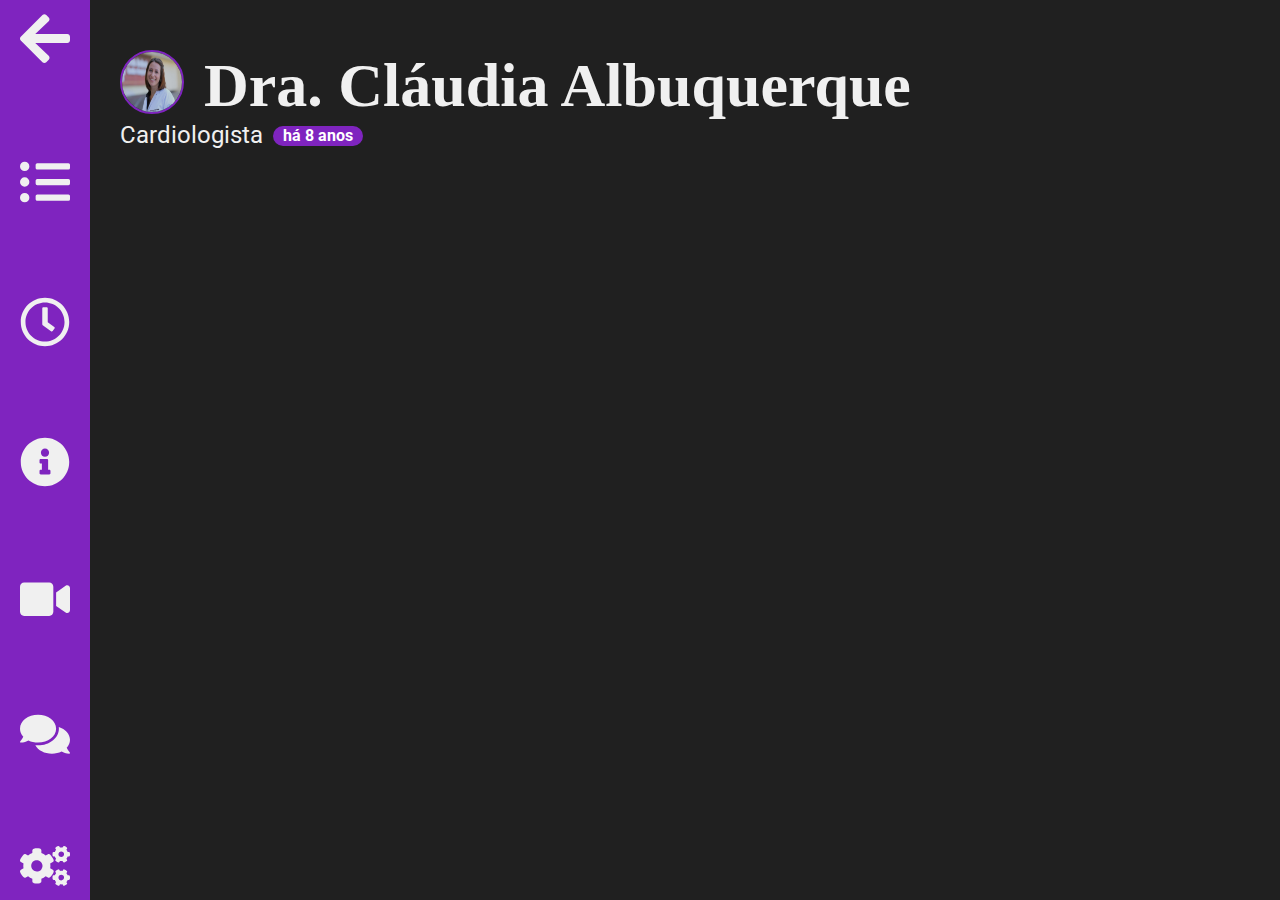
<file: Hackathon-AEB/src/pages/doctor/main/doctor.html>
<!DOCTYPE html>
<html>
    <head>
        <meta charset="utf-8">
        <title>Médico | Dra. Cláudia Albuquerque</title>
        <link href="https://fonts.googleapis.com/css?family=Lalezar%7CRoboto:400,700&display=swap" rel="stylesheet">
        <link rel="stylesheet" type="text/css" href="styles.css">
    </head>

    <body>
        <div class="nav-bar">
            <ul>

                <li>
                    <a href="../../../../index.html">
                        <svg aria-hidden="true" focusable="false" data-prefix="fas" data-icon="arrow-left" class="svg-inline--fa fa-arrow-left fa-w-14 icon" role="img" xmlns="http://www.w3.org/2000/svg" viewBox="0 0 448 512"><path fill="currentColor" d="M257.5 445.1l-22.2 22.2c-9.4 9.4-24.6 9.4-33.9 0L7 273c-9.4-9.4-9.4-24.6 0-33.9L201.4 44.7c9.4-9.4 24.6-9.4 33.9 0l22.2 22.2c9.5 9.5 9.3 25-.4 34.3L136.6 216H424c13.3 0 24 10.7 24 24v32c0 13.3-10.7 24-24 24H136.6l120.5 114.8c9.8 9.3 10 24.8.4 34.3z"></path></svg>
                    </a>
                </li>

                <li>
                    <a href="../listPaci/listPaci.html">
                        <svg aria-hidden="true" focusable="false" data-prefix="fas" data-icon="list-ul" class="svg-inline--fa fa-list-ul fa-w-16 icon" role="img" xmlns="http://www.w3.org/2000/svg" viewBox="0 0 512 512"><path fill="currentColor" d="M48 48a48 48 0 1 0 48 48 48 48 0 0 0-48-48zm0 160a48 48 0 1 0 48 48 48 48 0 0 0-48-48zm0 160a48 48 0 1 0 48 48 48 48 0 0 0-48-48zm448 16H176a16 16 0 0 0-16 16v32a16 16 0 0 0 16 16h320a16 16 0 0 0 16-16v-32a16 16 0 0 0-16-16zm0-320H176a16 16 0 0 0-16 16v32a16 16 0 0 0 16 16h320a16 16 0 0 0 16-16V80a16 16 0 0 0-16-16zm0 160H176a16 16 0 0 0-16 16v32a16 16 0 0 0 16 16h320a16 16 0 0 0 16-16v-32a16 16 0 0 0-16-16z"></path></svg>
                    </a>
                </li>

                <li>
                    <a href="../horaConsu/horaConsu.html">
                        <svg aria-hidden="true" focusable="false" data-prefix="far" data-icon="clock" class="svg-inline--fa fa-clock fa-w-16 icon" role="img" xmlns="http://www.w3.org/2000/svg" viewBox="0 0 512 512"><path fill="currentColor" d="M256 8C119 8 8 119 8 256s111 248 248 248 248-111 248-248S393 8 256 8zm0 448c-110.5 0-200-89.5-200-200S145.5 56 256 56s200 89.5 200 200-89.5 200-200 200zm61.8-104.4l-84.9-61.7c-3.1-2.3-4.9-5.9-4.9-9.7V116c0-6.6 5.4-12 12-12h32c6.6 0 12 5.4 12 12v141.7l66.8 48.6c5.4 3.9 6.5 11.4 2.6 16.8L334.6 349c-3.9 5.3-11.4 6.5-16.8 2.6z"></path></svg>
                    </a>
                </li>

                <li>
                    <a href="https://google.com">
                        <svg aria-hidden="true" focusable="false" data-prefix="fas" data-icon="info-circle" class="svg-inline--fa fa-info-circle fa-w-16 icon" role="img" xmlns="http://www.w3.org/2000/svg" viewBox="0 0 512 512"><path fill="currentColor" d="M256 8C119.043 8 8 119.083 8 256c0 136.997 111.043 248 248 248s248-111.003 248-248C504 119.083 392.957 8 256 8zm0 110c23.196 0 42 18.804 42 42s-18.804 42-42 42-42-18.804-42-42 18.804-42 42-42zm56 254c0 6.627-5.373 12-12 12h-88c-6.627 0-12-5.373-12-12v-24c0-6.627 5.373-12 12-12h12v-64h-12c-6.627 0-12-5.373-12-12v-24c0-6.627 5.373-12 12-12h64c6.627 0 12 5.373 12 12v100h12c6.627 0 12 5.373 12 12v24z"></path></svg>
                    </a>
                </li>

                <li>
                    <a href="https://google.com">
                        <svg aria-hidden="true" focusable="false" data-prefix="fas" data-icon="video" class="svg-inline--fa fa-video fa-w-18 icon" role="img" xmlns="http://www.w3.org/2000/svg" viewBox="0 0 576 512"><path fill="currentColor" d="M336.2 64H47.8C21.4 64 0 85.4 0 111.8v288.4C0 426.6 21.4 448 47.8 448h288.4c26.4 0 47.8-21.4 47.8-47.8V111.8c0-26.4-21.4-47.8-47.8-47.8zm189.4 37.7L416 177.3v157.4l109.6 75.5c21.2 14.6 50.4-.3 50.4-25.8V127.5c0-25.4-29.1-40.4-50.4-25.8z"></path></svg>
                    </a>
                </li>

                <li>
                    <a href="https://google.com">
                        <svg aria-hidden="true" focusable="false" data-prefix="fas" data-icon="comments" class="svg-inline--fa fa-comments fa-w-18 icon" role="img" xmlns="http://www.w3.org/2000/svg" viewBox="0 0 576 512"><path fill="currentColor" d="M416 192c0-88.4-93.1-160-208-160S0 103.6 0 192c0 34.3 14.1 65.9 38 92-13.4 30.2-35.5 54.2-35.8 54.5-2.2 2.3-2.8 5.7-1.5 8.7S4.8 352 8 352c36.6 0 66.9-12.3 88.7-25 32.2 15.7 70.3 25 111.3 25 114.9 0 208-71.6 208-160zm122 220c23.9-26 38-57.7 38-92 0-66.9-53.5-124.2-129.3-148.1.9 6.6 1.3 13.3 1.3 20.1 0 105.9-107.7 192-240 192-10.8 0-21.3-.8-31.7-1.9C207.8 439.6 281.8 480 368 480c41 0 79.1-9.2 111.3-25 21.8 12.7 52.1 25 88.7 25 3.2 0 6.1-1.9 7.3-4.8 1.3-2.9.7-6.3-1.5-8.7-.3-.3-22.4-24.2-35.8-54.5z"></path></svg>
                    </a>
                </li>

                <li>
                    <a href="https://google.com">
                        <svg aria-hidden="true" focusable="false" data-prefix="fas" data-icon="cogs" class="svg-inline--fa fa-cogs fa-w-20 icon" role="img" xmlns="http://www.w3.org/2000/svg" viewBox="0 0 640 512"><path fill="currentColor" d="M512.1 191l-8.2 14.3c-3 5.3-9.4 7.5-15.1 5.4-11.8-4.4-22.6-10.7-32.1-18.6-4.6-3.8-5.8-10.5-2.8-15.7l8.2-14.3c-6.9-8-12.3-17.3-15.9-27.4h-16.5c-6 0-11.2-4.3-12.2-10.3-2-12-2.1-24.6 0-37.1 1-6 6.2-10.4 12.2-10.4h16.5c3.6-10.1 9-19.4 15.9-27.4l-8.2-14.3c-3-5.2-1.9-11.9 2.8-15.7 9.5-7.9 20.4-14.2 32.1-18.6 5.7-2.1 12.1.1 15.1 5.4l8.2 14.3c10.5-1.9 21.2-1.9 31.7 0L552 6.3c3-5.3 9.4-7.5 15.1-5.4 11.8 4.4 22.6 10.7 32.1 18.6 4.6 3.8 5.8 10.5 2.8 15.7l-8.2 14.3c6.9 8 12.3 17.3 15.9 27.4h16.5c6 0 11.2 4.3 12.2 10.3 2 12 2.1 24.6 0 37.1-1 6-6.2 10.4-12.2 10.4h-16.5c-3.6 10.1-9 19.4-15.9 27.4l8.2 14.3c3 5.2 1.9 11.9-2.8 15.7-9.5 7.9-20.4 14.2-32.1 18.6-5.7 2.1-12.1-.1-15.1-5.4l-8.2-14.3c-10.4 1.9-21.2 1.9-31.7 0zm-10.5-58.8c38.5 29.6 82.4-14.3 52.8-52.8-38.5-29.7-82.4 14.3-52.8 52.8zM386.3 286.1l33.7 16.8c10.1 5.8 14.5 18.1 10.5 29.1-8.9 24.2-26.4 46.4-42.6 65.8-7.4 8.9-20.2 11.1-30.3 5.3l-29.1-16.8c-16 13.7-34.6 24.6-54.9 31.7v33.6c0 11.6-8.3 21.6-19.7 23.6-24.6 4.2-50.4 4.4-75.9 0-11.5-2-20-11.9-20-23.6V418c-20.3-7.2-38.9-18-54.9-31.7L74 403c-10 5.8-22.9 3.6-30.3-5.3-16.2-19.4-33.3-41.6-42.2-65.7-4-10.9.4-23.2 10.5-29.1l33.3-16.8c-3.9-20.9-3.9-42.4 0-63.4L12 205.8c-10.1-5.8-14.6-18.1-10.5-29 8.9-24.2 26-46.4 42.2-65.8 7.4-8.9 20.2-11.1 30.3-5.3l29.1 16.8c16-13.7 34.6-24.6 54.9-31.7V57.1c0-11.5 8.2-21.5 19.6-23.5 24.6-4.2 50.5-4.4 76-.1 11.5 2 20 11.9 20 23.6v33.6c20.3 7.2 38.9 18 54.9 31.7l29.1-16.8c10-5.8 22.9-3.6 30.3 5.3 16.2 19.4 33.2 41.6 42.1 65.8 4 10.9.1 23.2-10 29.1l-33.7 16.8c3.9 21 3.9 42.5 0 63.5zm-117.6 21.1c59.2-77-28.7-164.9-105.7-105.7-59.2 77 28.7 164.9 105.7 105.7zm243.4 182.7l-8.2 14.3c-3 5.3-9.4 7.5-15.1 5.4-11.8-4.4-22.6-10.7-32.1-18.6-4.6-3.8-5.8-10.5-2.8-15.7l8.2-14.3c-6.9-8-12.3-17.3-15.9-27.4h-16.5c-6 0-11.2-4.3-12.2-10.3-2-12-2.1-24.6 0-37.1 1-6 6.2-10.4 12.2-10.4h16.5c3.6-10.1 9-19.4 15.9-27.4l-8.2-14.3c-3-5.2-1.9-11.9 2.8-15.7 9.5-7.9 20.4-14.2 32.1-18.6 5.7-2.1 12.1.1 15.1 5.4l8.2 14.3c10.5-1.9 21.2-1.9 31.7 0l8.2-14.3c3-5.3 9.4-7.5 15.1-5.4 11.8 4.4 22.6 10.7 32.1 18.6 4.6 3.8 5.8 10.5 2.8 15.7l-8.2 14.3c6.9 8 12.3 17.3 15.9 27.4h16.5c6 0 11.2 4.3 12.2 10.3 2 12 2.1 24.6 0 37.1-1 6-6.2 10.4-12.2 10.4h-16.5c-3.6 10.1-9 19.4-15.9 27.4l8.2 14.3c3 5.2 1.9 11.9-2.8 15.7-9.5 7.9-20.4 14.2-32.1 18.6-5.7 2.1-12.1-.1-15.1-5.4l-8.2-14.3c-10.4 1.9-21.2 1.9-31.7 0zM501.6 431c38.5 29.6 82.4-14.3 52.8-52.8-38.5-29.6-82.4 14.3-52.8 52.8z"></path></svg>
                    </a>
                </li>

            </ul>
        </div>

        <div class="doctor">
            <img class="profileImg" src="../../../img/doctor.jpg">
            <h1>Dra. Cláudia Albuquerque</h1>
            <div class="data">
                <p>Cardiologista</p>
                <span>há 8 anos</span>
            </div>
        </div>
    </body>
</html>
</file>
<file: Hackathon-AEB/src/pages/home/style.css>
*, body
{
    margin: 0;
    box-sizing: border-box;
}

/* Split Screen start */

#medico, #paciente
{
    position: fixed;
    top: 0;

    height: 100%;
    width: 50%;

    font-family: 'Roboto', sans-serif;
    color: #fff;
}

#medico
{
    left: 0;
    background-color: #202020;
}

#paciente
{
    right: 0;
    background-color: #7F24BF;
}

/* Split Screen end */

/* Top section start */

.top
{
    width: 100%;
    height: 20%;
}

.title
{ 
    position: absolute;
    left: 2vw;
    top: 2vh;

    font-weight: bold;
    font-size: 4vw;
}

/* Top section end */

/* Mid section start */

.content
{
    width: 100%;
    height: 60%;

    display: flex;
    flex-direction: row;

    align-items: center;
}

.list
{
    font-size: 3vh;
    margin: 0 auto;
}

.list-item
{
    display: flex;
    flex-direction: row;
    padding-bottom: 3vh;
}

.list-item-icon
{
    height: 3vh;
    padding: 0 1.5vw;
    color: #fff;
}

.image
{
    margin: auto;
}

/* Mid section end */

/* Bottom section start */

.bottom
{   
    width: 100%;
    height: 20%;
}

a
{
    text-decoration: none;
}

#medico .button
{
    background-color: #7F24BF;
    box-shadow: 3px 3px #541780;
}

#paciente .button
{
    background-color: #202020;
    box-shadow: 3px 3px #303030;
}

.button
{
    margin: auto;

    width: 35%;
    height: 5vw;
    border-radius: 3em;
    
    text-align: center;
}

.button-text
{
    font-family: 'Lalezar', cursive;
    color: #fff;
    font-size: 4vw;

    margin: auto;
}

.button-text:hover
{
    color: #a7a7a7;
    transition-duration: 1s;
}

/* Bottom section end */

/* Astronaut section start*/

#astronauta
{
    position: fixed;
    top: 0;
    right: 0;

    width: 9vw;
    height: 9vw;
    border-bottom-left-radius: 10em;

    background-color: #202020;
}

.astronauta-icon
{
    position: fixed;
    top: 0.8vw;
    right: 0.8vw;

    width: 5vw;
    height: auto;

    color: #fff;
}

.astronauta-icon:hover
{
    color: #a7a7a7;
    transition-duration: 1s;
}

/* Astronaut section end */
</file>
<file: Hackathon-AEB/src/pages/pacient/styles.css>
:root{
    --gray: #202020;
    --white: #f0f0f0;
    --purple: #7F24BF;
}

*{
    margin: 0;
    padding: 0;
    font-family: 'Roboto', sans-serif;
}

body{
    box-sizing: border-box;
    background-color: var(--purple);
    color: var(--white);
}

.nav-bar{
    position: fixed;
    background-color: var(--gray);
    width: 90px;
    height: 100%;
}

.nav-bar ul{
    height: 100%;
    display: flex;
    flex-direction: column;
    justify-content: space-between;
}

.icon{
    width: 50px;
    height: auto;
    color: var(--white);
    padding-left: 20px;
    margin-top: 10px;
    margin-bottom: 10px;
}

.icon:hover{
    color: var(--purple);
}

.doctor{
    position: absolute;
    margin-top: 50px;
    margin-left: 120px;
}

.profileImg{
    width: 60px;
    height: 60px;
    border: 1px solid var(--gray);
    border-radius: 50%;
}

.doctor h1{
    margin-left: 20px;
    float: right;
    font-size: 62px;
    font-family: none;
}

.data{
    display: flex;
    width: fit-content;
}

.doctor p{
    font-size: 24px;
}

.doctor span{
    background-color: var(--gray);
    color: white;
    font-weight: bold;
    margin-left: 10px;
    margin-top: 5px;
    width: fit-content;
    height: 20px;
    border-radius: 10px;
    padding-left: 10px;
    padding-right: 10px;
}
</file>
<file: Hackathon-AEB/src/pages/doctor/horaConsu/styles.css>
:root{
    --gray: #202020;
    --white: #f0f0f0;
    --purple: #7F24BF;
}

*{
    margin: 0;
    padding: 0;
    font-family: 'Roboto', sans-serif;
}

body{
    box-sizing: border-box;
    background-color: var(--gray);
    color: var(--white);
}

.nav-bar{
    position: fixed;
    background-color: var(--purple);
    width: 90px;
    height: 100%;
}

.nav-bar ul{
    height: 100%;
    display: flex;
    flex-direction: column;
    justify-content: space-between;
}

.icon{
    width: 50px;
    height: auto;
    color: var(--white);
    padding-left: 20px;
    margin-top: 10px;
    margin-bottom: 10px;
}

.icon:hover{
    color: var(--gray);
}

.doctor{
    position: absolute;
    margin-top: 50px;
    margin-left: 120px;
}

.profileImg{
    width: 60px;
    height: 60px;
    border: 2px solid var(--purple);
    border-radius: 50%;
}

.doctor h1{
    margin-left: 20px;
    float: right;
    font-size: 62px;
    font-family: none;
}

.data{
    display: flex;
    width: fit-content;
}

.doctor p{
    font-size: 24px;
}

.doctor span{
    background-color: var(--purple);
    color: white;
    font-weight: bold;
    margin-left: 10px;
    margin-top: 5px;
    width: 80px;
    height: 20px;
    border-radius: 10px;
    padding-left: 10px;
}
</file>
<file: Hackathon-AEB/src/pages/doctor/listPaci/styles.css>
:root{
    --gray: #202020;
    --white: #f0f0f0;
    --purple: #7F24BF;
}

*{
    margin: 0;
    padding: 0;
    font-family: 'Roboto', sans-serif;
}

body{
    box-sizing: border-box;
    background-color: var(--gray);
    color: var(--white);
}

.nav-bar{
    position: fixed;
    background-color: var(--purple);
    width: 90px;
    height: 100%;
}

.nav-bar ul{
    height: 100%;
    display: flex;
    flex-direction: column;
    justify-content: space-between;
}

.icon{
    width: 50px;
    height: auto;
    color: var(--white);
    padding-left: 20px;
    margin-top: 10px;
    margin-bottom: 10px;
}

.icon:hover{
    color: var(--gray);
}

.doctor{
    position: absolute;
    margin-top: 50px;
    margin-left: 120px;
}

.profileImg{
    width: 60px;
    height: 60px;
    border: 2px solid var(--purple);
    border-radius: 50%;
}

.doctor h1{
    margin-left: 20px;
    float: right;
    font-size: 62px;
    font-family: none;
}

.data{
    display: flex;
    width: fit-content;
}

.doctor p{
    font-size: 24px;
}

.doctor span{
    background-color: var(--purple);
    color: white;
    font-weight: bold;
    margin-left: 10px;
    margin-top: 5px;
    width: 80px;
    height: 20px;
    border-radius: 10px;
    padding-left: 10px;
}

.content{
    position: absolute;
    margin-left: 120px;
    margin-top: 200px;
    width: 80%;
}

.allPacients{
    display: grid;
    grid-template-columns: 1fr 1fr 1fr;
    justify-content: space-between;
}

.allPacients a{
    text-decoration: none;
    color: var(--white);
}

.pacient:hover{
    border: 1px var(--white) solid;
}

.pacient{
    width: 90%;
    height: fit-content;
    border: 1px var(--purple) solid;
    border-radius: 10px;
    margin-bottom: 10px;
    display: flex;
    position: relative;
}

.pacient a p{
    float: right;
}

.text{
    float: right;
}

.text p{
    font-size: 20px;
    line-height: 35px;
}

.text span{
    font-size: 12px;
    color: #e0e0e0;
}

.pacientImg{
    width: 40px;
    height: 40px;
    border: 1px solid var(--purple);
    border-radius: 50%;
    margin: 10px 10px 0 10px;
}

.status{
    position: absolute;
    width: 40px;
    height: auto;
    right: 0;
    margin-left: 10px;
    margin-right: 10px;
    margin-top: 10px;
}

.fa-check{
    color: greenyellow;
}

.fa-exclamation-triangle{
    color: red;
}

/*Tablet*/
@media only screen and (max-width: 1200px) and (min-width: 701px)
{
    .doctor h1{
        font-size: 40px;
    }
    .allPacients{
        grid-template-columns: 1fr 1fr;
    }
}

/*Celular*/
@media only screen and (max-width: 700px) 
{
    .content{
        margin-top: 300px;
    }
    .doctor h1{
        font-size: 40px;
    }
    .allPacients{
        grid-template-columns: 1fr;
    }
}
</file>
<file: Hackathon-AEB/src/pages/doctor/main/styles.css>
:root{
    --gray: #202020;
    --white: #f0f0f0;
    --purple: #7F24BF;
}

*{
    margin: 0;
    padding: 0;
    font-family: 'Roboto', sans-serif;
}

body{
    box-sizing: border-box;
    background-color: var(--gray);
    color: var(--white);
}

.nav-bar{
    position: fixed;
    background-color: var(--purple);
    width: 90px;
    height: 100%;
}

.nav-bar ul{
    height: 100%;
    display: flex;
    flex-direction: column;
    justify-content: space-between;
}

.icon{
    width: 50px;
    height: auto;
    color: var(--white);
    padding-left: 20px;
    margin-top: 10px;
    margin-bottom: 10px;
}

.icon:hover{
    color: var(--gray);
}

.doctor{
    position: absolute;
    margin-top: 50px;
    margin-left: 120px;
}

.profileImg{
    width: 60px;
    height: 60px;
    border: 2px solid var(--purple);
    border-radius: 50%;
}

.doctor h1{
    margin-left: 20px;
    float: right;
    font-size: 62px;
    font-family: none;
}

.data{
    display: flex;
    width: fit-content;
}

.doctor p{
    font-size: 24px;
}

.doctor span{
    background-color: var(--purple);
    color: white;
    font-weight: bold;
    margin-left: 10px;
    margin-top: 5px;
    width: 80px;
    height: 20px;
    border-radius: 10px;
    padding-left: 10px;
}
</file>
